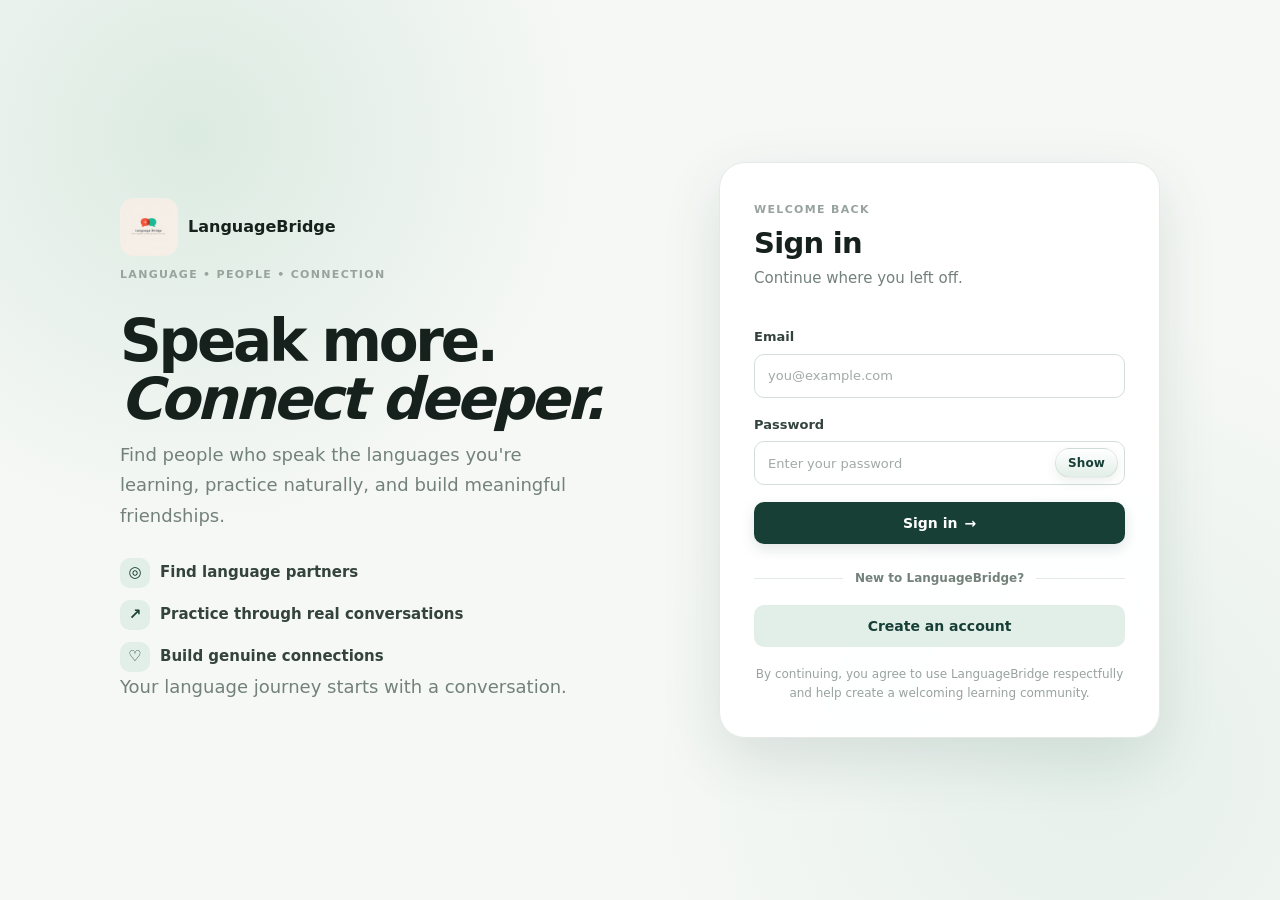
<file: index.html>
<!doctype html>
<html lang="en">
<head>
  <meta charset="UTF-8">
  <meta name="viewport" content="width=device-width, initial-scale=1.0">
  <meta name="theme-color" content="#173f35">
  <meta name="description" content="LanguageBridge — meet people, practice languages, and build real connections.">
  <title>LanguageBridge</title>
  <link rel="preconnect" href="https://language-bridge.onrender.com">
  <link rel="stylesheet" href="css/main.css">
  <link rel="icon" type="image/png" href="assets/logo.png">
</head>

<body>
  <div id="app">
    <div class="initial-loader">
      <img class="loader-logo" src="assets/logo.png" alt="LanguageBridge logo">
      <div>
        <strong>LanguageBridge</strong>
        <span>Loading your community...</span>
      </div>
    </div>
  </div>

  <script src="js/api.js" defer></script>
  <script src="js/common.js" defer></script>
  <script src="js/app.js" defer></script>
</body>
</html>
</file>
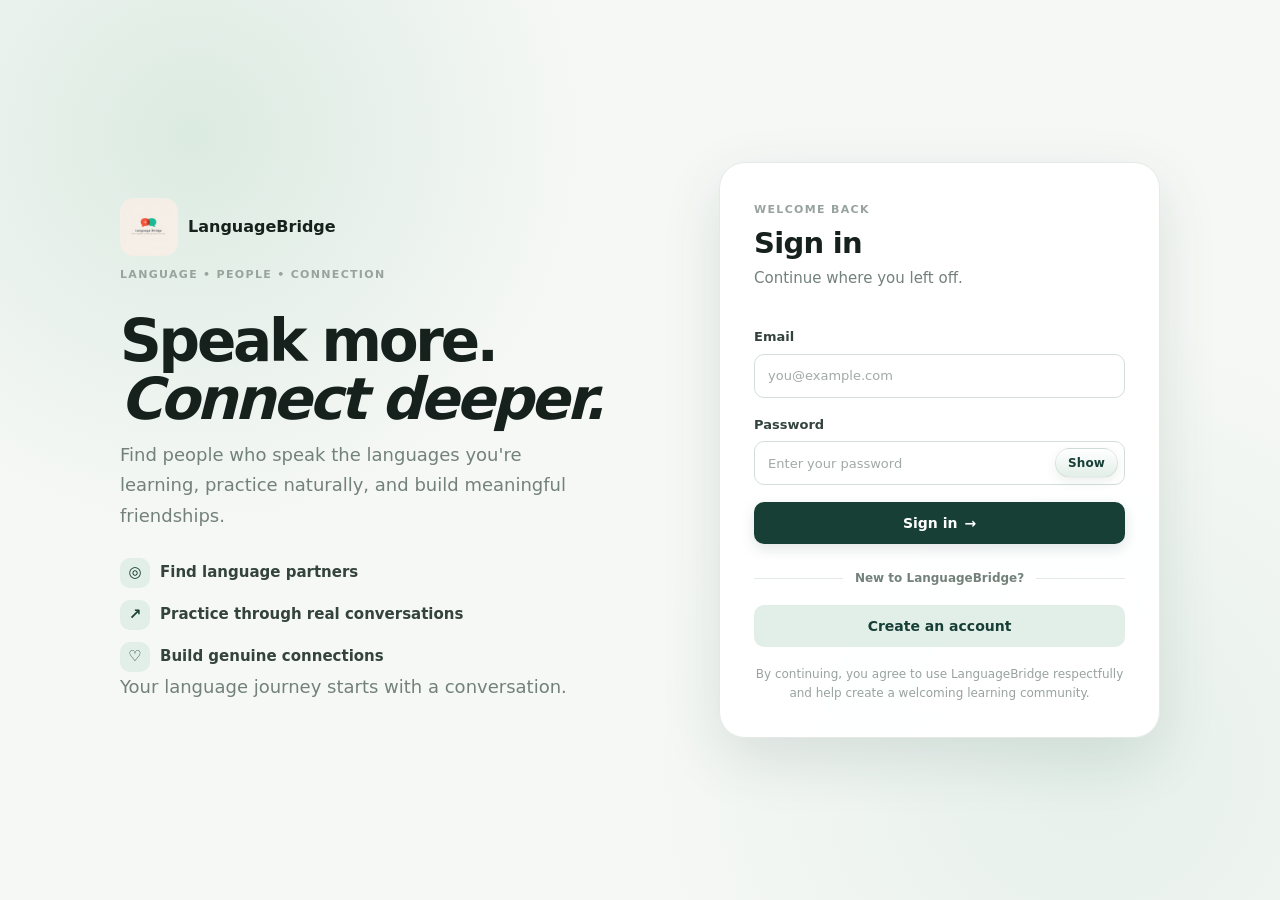
<file: chat.html>
<!doctype html>
<html lang="en">

<head>
  <meta charset="UTF-8">
  <meta name="viewport" content="width=device-width, initial-scale=1.0">
  <meta name="theme-color" content="#173f35">
  <title>Messages · LanguageBridge</title>

  <link rel="stylesheet" href="css/main.css">
  <link rel="icon" type="image/png" href="assets/logo.png">
</head>

<body>

  <div id="app"></div>

  <script src="js/api.js" defer></script>
  <script src="js/common.js" defer></script>

  <!-- Socket.IO client -->
  <script src="https://cdn.socket.io/4.8.3/socket.io.min.js"></script>

  <!-- Your chat code -->
  <script src="js/chat.js" defer></script>

</body>

</html>
</file>
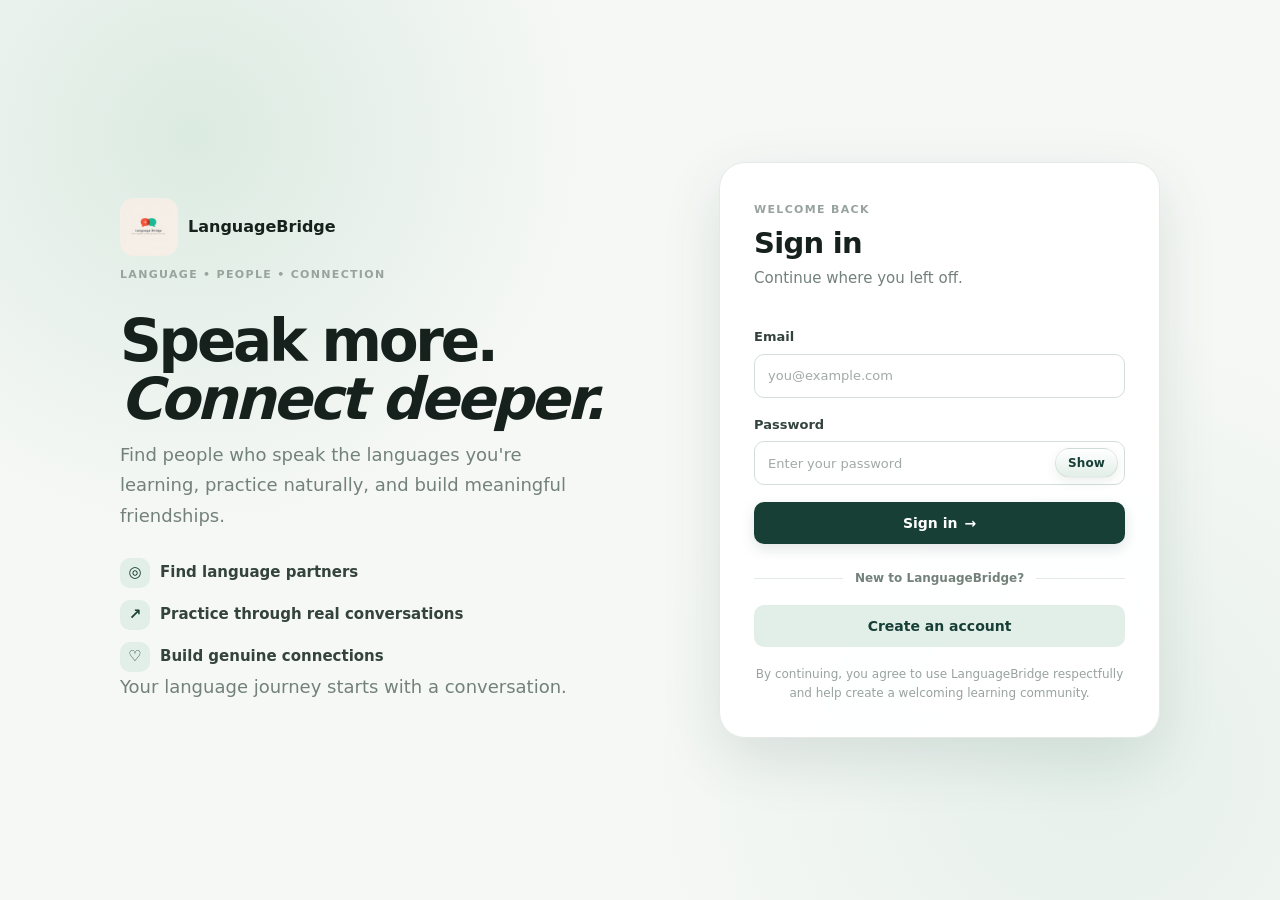
<file: chats.html>
<!doctype html>
<html lang="en">
<head>
  <meta charset="UTF-8">
  <meta name="viewport" content="width=device-width, initial-scale=1.0">
  <meta name="theme-color" content="#173f35">
  <title>Messages · LanguageBridge</title>
  <link rel="stylesheet" href="css/main.css">
  <link rel="icon" type="image/png" href="assets/logo.png">
</head>

<body>
  <div id="app"></div>

  
<script src="js/api.js" defer></script>
<script src="js/common.js" defer></script>
<script src="https://cdn.socket.io/4.8.3/socket.io.min.js"></script>
<script src="js/chat.js" defer></script>
</body>
</html>
</file>
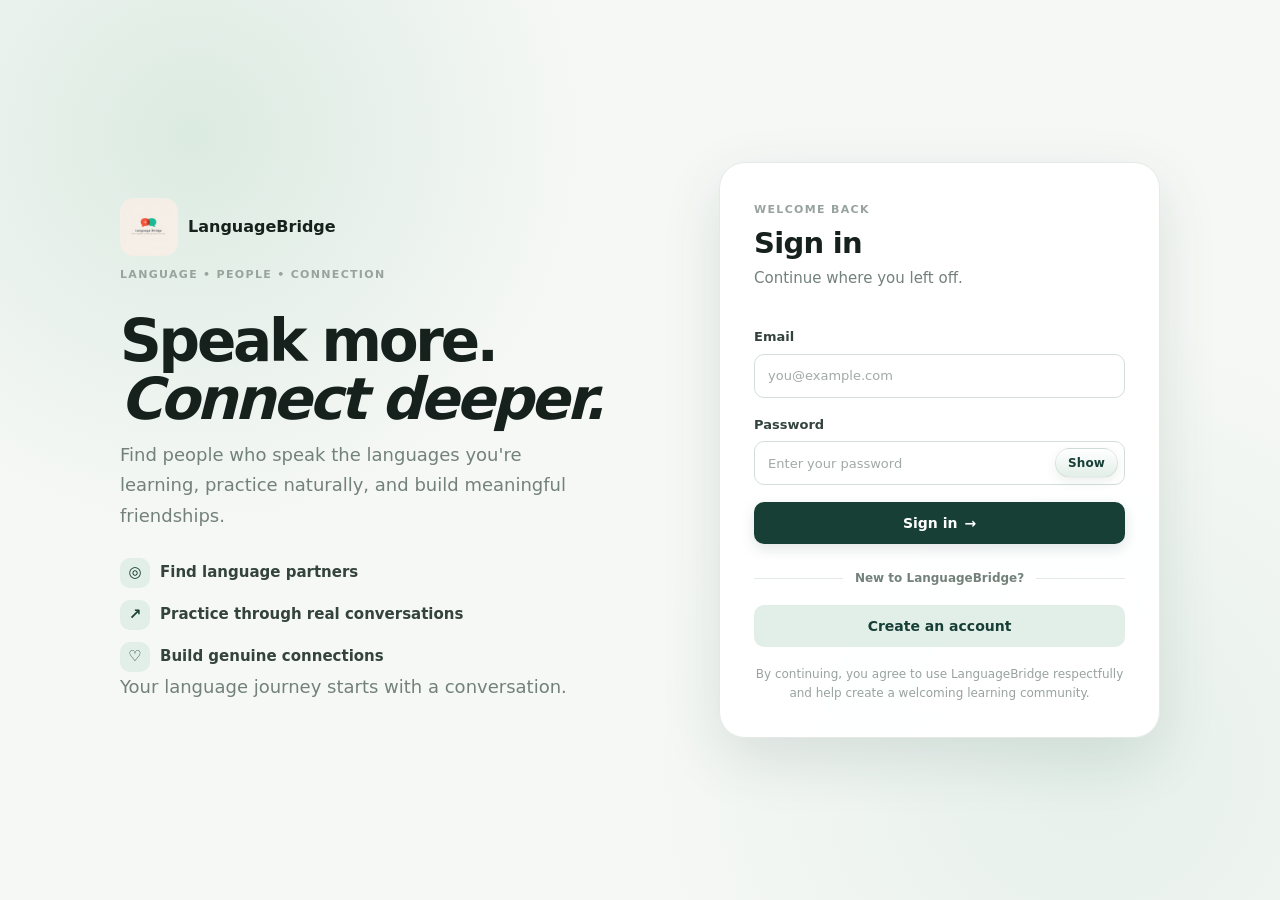
<file: friends.html>
<!doctype html>
<html lang="en">
<head>
  <meta charset="UTF-8">
  <meta name="viewport" content="width=device-width, initial-scale=1.0">
  <meta name="theme-color" content="#173f35">
  <title>Friends · LanguageBridge</title>
  <link rel="stylesheet" href="css/main.css">
  <link rel="icon" type="image/png" href="assets/logo.png">
</head>

<body>
  <div id="app"></div>

  <script src="js/api.js" defer></script>
  <script src="js/common.js" defer></script>
  <script src="js/friends.js" defer></script>
</body>
</html>
</file>
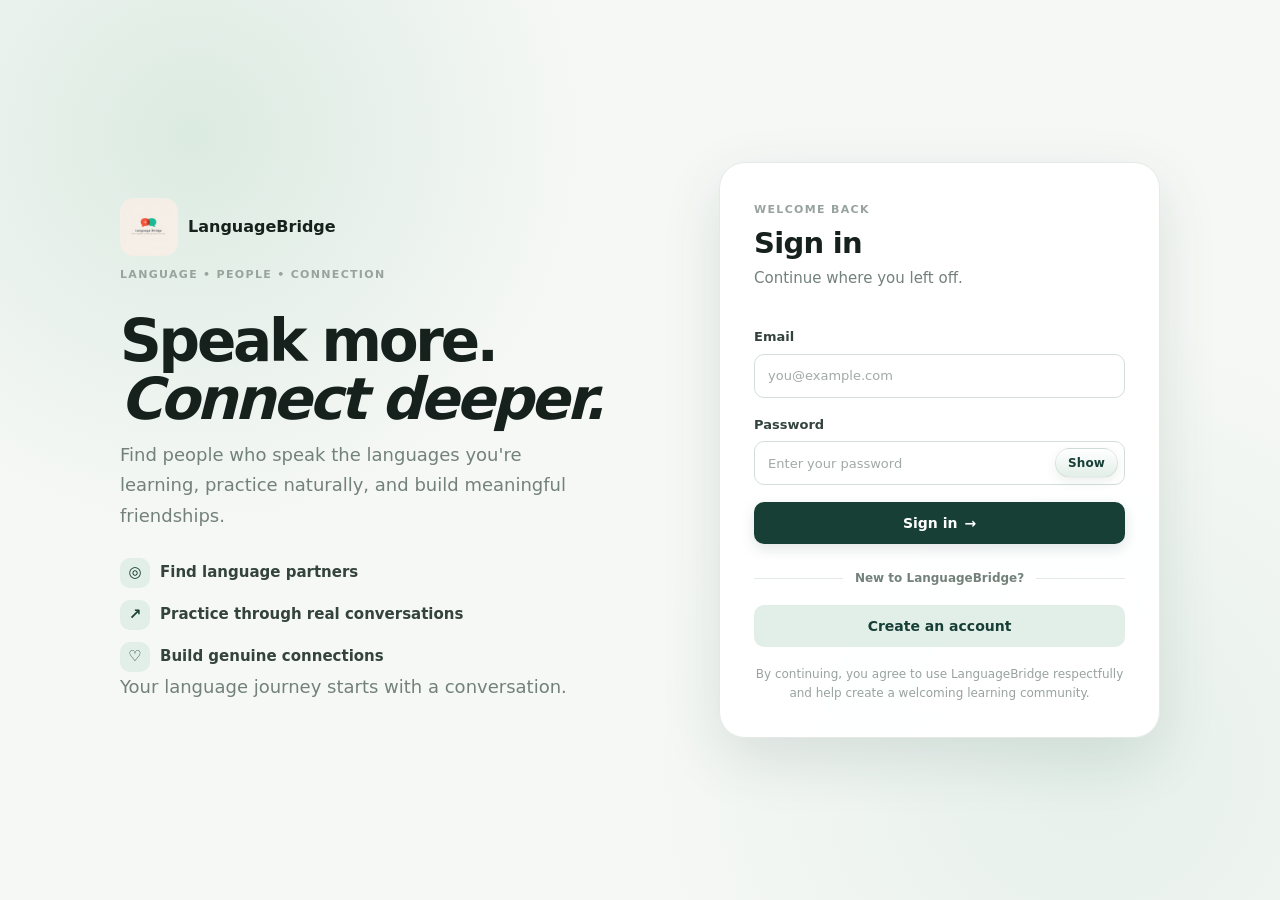
<file: login.html>
<!doctype html>
<html lang="en">
<head>
  <meta charset="UTF-8">
  <meta name="viewport" content="width=device-width, initial-scale=1.0">
  <meta name="theme-color" content="#173f35">
  <title>Sign in · LanguageBridge</title>
  <link rel="stylesheet" href="css/main.css">
  <link rel="icon" type="image/png" href="assets/logo.png">
</head>

<body class="auth-page">
  <main class="auth-shell">

    <section class="auth-brand">
      <a href="login.html" class="brand-lockup">
        <img class="brand-logo" src="assets/logo.png" alt="LanguageBridge logo">
        <span>LanguageBridge</span>
      </a>

      <div class="auth-brand-content">
        <span class="eyebrow">LANGUAGE • PEOPLE • CONNECTION</span>

        <h1>
          Speak more.<br>
          <em>Connect deeper.</em>
        </h1>

        <p>
          Find people who speak the languages you're learning,
          practice naturally, and build meaningful friendships.
        </p>

        <div class="brand-points">
          <div>
            <span class="point-icon">◎</span>
            <span>Find language partners</span>
          </div>

          <div>
            <span class="point-icon">↗</span>
            <span>Practice through real conversations</span>
          </div>

          <div>
            <span class="point-icon">♡</span>
            <span>Build genuine connections</span>
          </div>
        </div>
      </div>

      <p class="auth-footer-note">
        Your language journey starts with a conversation.
      </p>
    </section>

    <section class="auth-card">
      <div class="auth-card-top">
        <img class="mobile-brand-logo" src="assets/logo.png" alt="LanguageBridge logo">

        <div>
          <p class="eyebrow">WELCOME BACK</p>
          <h2>Sign in</h2>
          <p class="muted">Continue where you left off.</p>
        </div>
      </div>

      <form id="loginForm" class="form">

        <label>
          <span>Email</span>
          <input
            name="email"
            type="email"
            placeholder="you@example.com"
            required
            autocomplete="email"
          >
        </label>

        <label>
          <span>Password</span>

          <div class="password-field">
            <input
              id="loginPassword"
              name="password"
              type="password"
              placeholder="Enter your password"
              required
              autocomplete="current-password"
            >

            <button
              type="button"
              class="password-toggle"
              data-target="loginPassword"
              aria-label="Show password"
            >
              Show
            </button>
          </div>
        </label>

        <button class="btn primary full" type="submit">
          <span>Sign in</span>
          <span class="btn-arrow">→</span>
        </button>

        <p id="formError" class="error"></p>
      </form>

      <div class="auth-divider">
        <span>New to LanguageBridge?</span>
      </div>

      <a href="register.html" class="btn secondary full">
        Create an account
      </a>

      <p class="auth-legal">
        By continuing, you agree to use LanguageBridge respectfully
        and help create a welcoming learning community.
      </p>
    </section>

  </main>

  <script src="js/api.js" defer></script>
  <script src="js/common.js" defer></script>
  <script src="js/auth.js" defer></script>
</body>
</html>
</file>
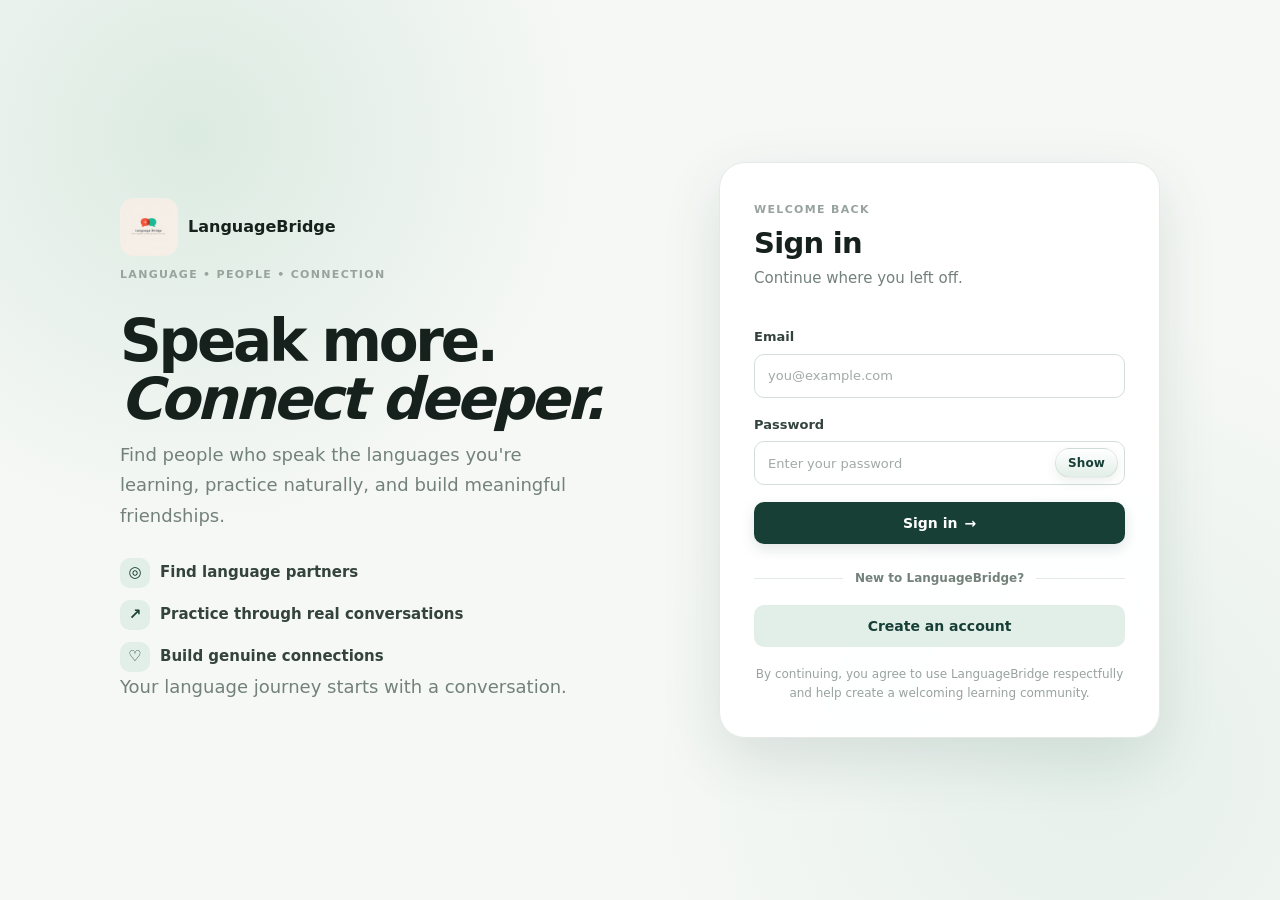
<file: notifications.html>
<!doctype html>
<html lang="en">
<head>
  <meta charset="UTF-8">
  <meta name="viewport" content="width=device-width, initial-scale=1.0">
  <meta name="theme-color" content="#173f35">
  <title>Notifications · LanguageBridge</title>
  <link rel="stylesheet" href="css/main.css">
  <link rel="icon" type="image/png" href="assets/logo.png">
</head>
<body>
  <div id="app"></div>

  <script src="js/api.js" defer></script>
  <script src="js/common.js" defer></script>
  <script src="js/notifications.js" defer></script>
</body>
</html>
</file>
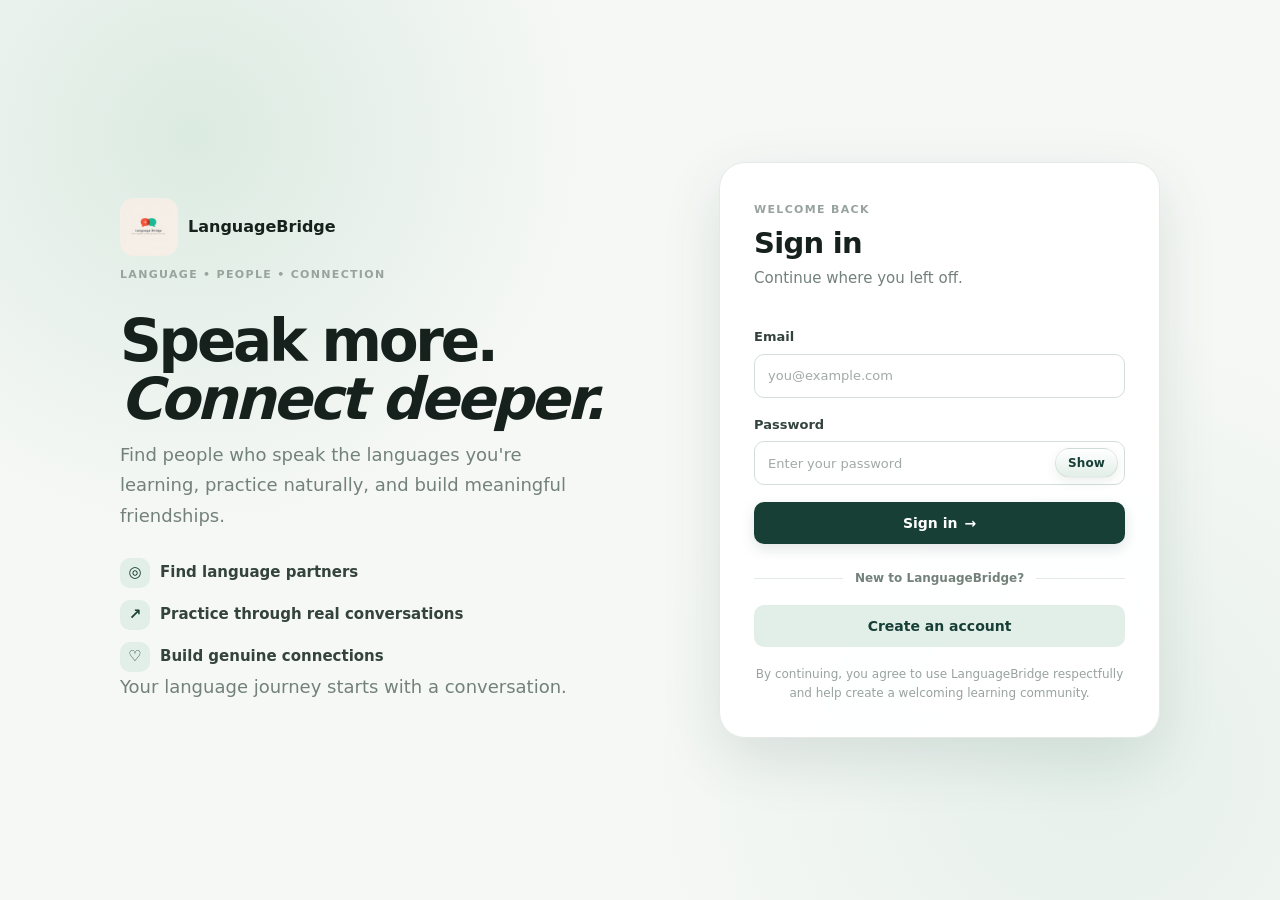
<file: post.html>
<!doctype html>
<html lang="en">
<head>
  <meta charset="UTF-8">
  <meta name="viewport" content="width=device-width, initial-scale=1.0">
  <meta name="theme-color" content="#173f35">
  <title>Post · LanguageBridge</title>
  <link rel="stylesheet" href="css/main.css">
  <link rel="icon" type="image/png" href="assets/logo.png">
</head>
<body>
  <div id="app"></div>

  <script src="js/api.js" defer></script>
  <script src="js/common.js" defer></script>
  <script src="js/post.js" defer></script>
</body>
</html>
</file>
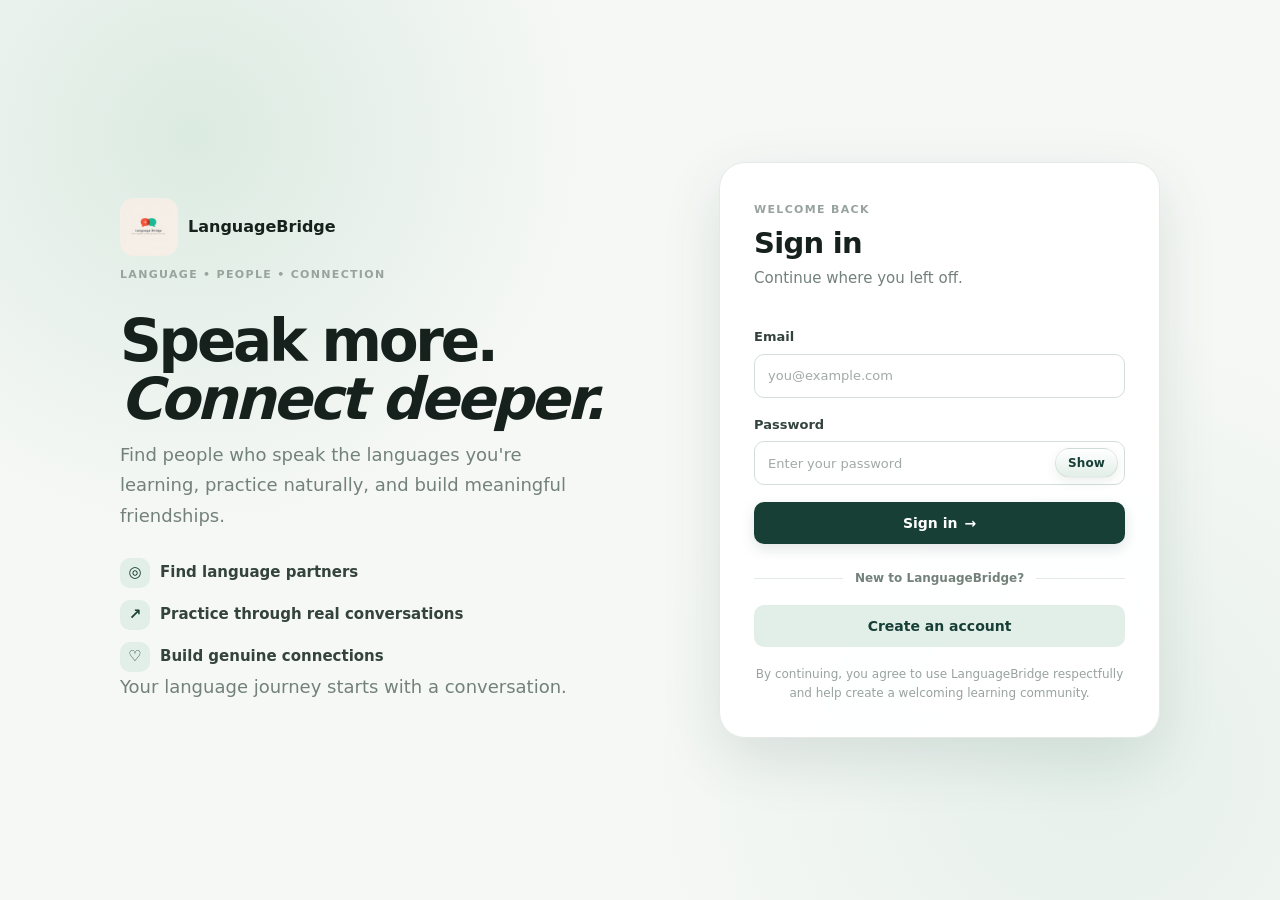
<file: profile-view.html>
<!doctype html>
<html lang="en">
<head>
  <meta charset="UTF-8">
  <meta name="viewport" content="width=device-width, initial-scale=1.0">
  <meta name="theme-color" content="#173f35">
  <title>Profile · LanguageBridge</title>
  <link rel="stylesheet" href="css/main.css">
  <link rel="icon" type="image/png" href="assets/logo.png">
</head>
<body>
  <div id="app"></div>

  <script src="js/api.js" defer></script>
  <script src="js/common.js" defer></script>
  <script src="https://cdn.socket.io/4.8.3/socket.io.min.js"></script>
  <script src="js/profile-view.js" defer></script>
</body>
</html>
</file>
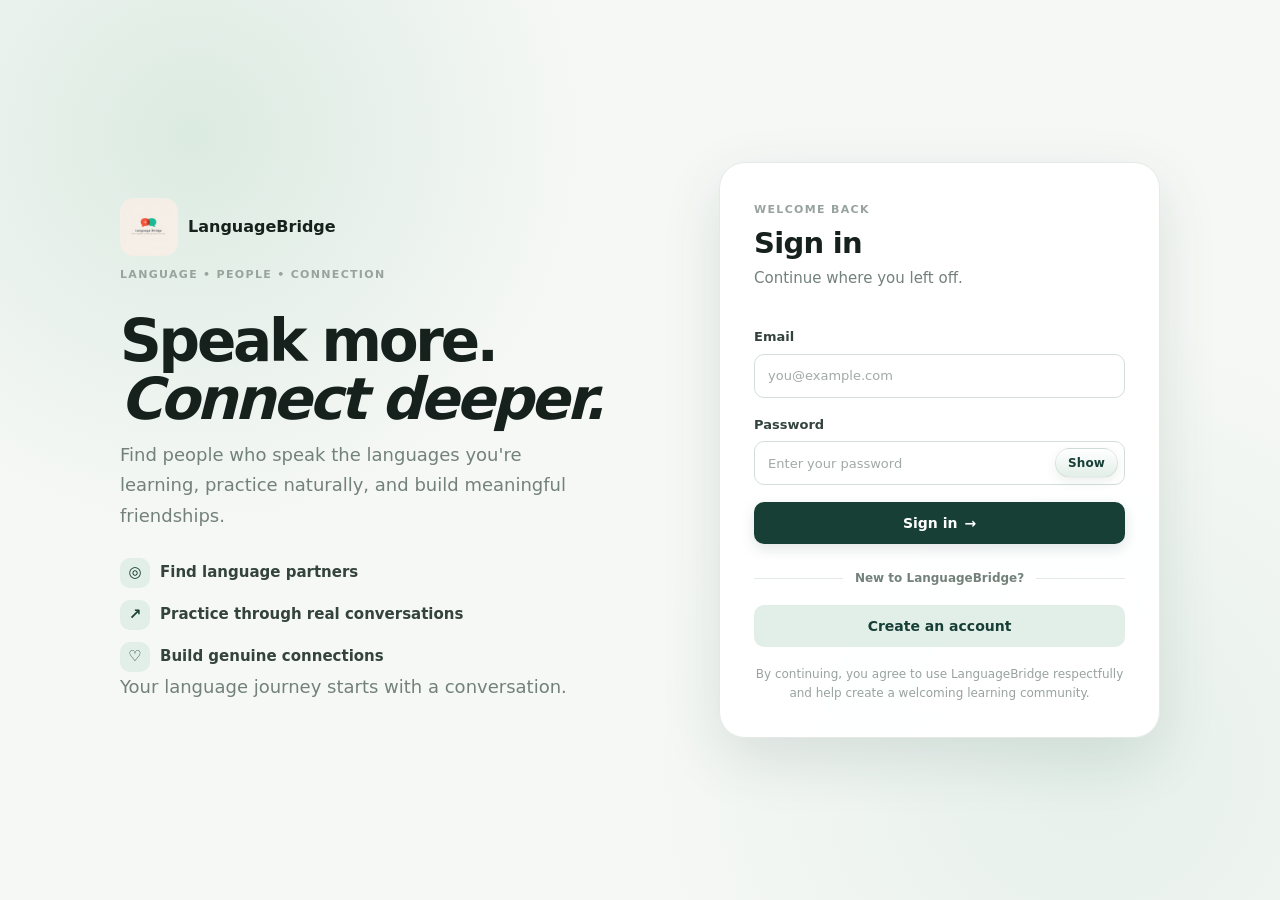
<file: profile.html>
<!doctype html>
<html lang="en">
<head>
  <meta charset="UTF-8">
  <meta name="viewport" content="width=device-width, initial-scale=1.0">
  <meta name="theme-color" content="#173f35">
  <title>Profile · LanguageBridge</title>
  <link rel="stylesheet" href="css/main.css">
  <link rel="icon" type="image/png" href="assets/logo.png">
</head>

<body>
  <div id="app"></div>

  <script src="js/api.js" defer></script>
  <script src="js/common.js" defer></script>
  <script src="js/profile.js" defer></script>
</body>
</html>
</file>
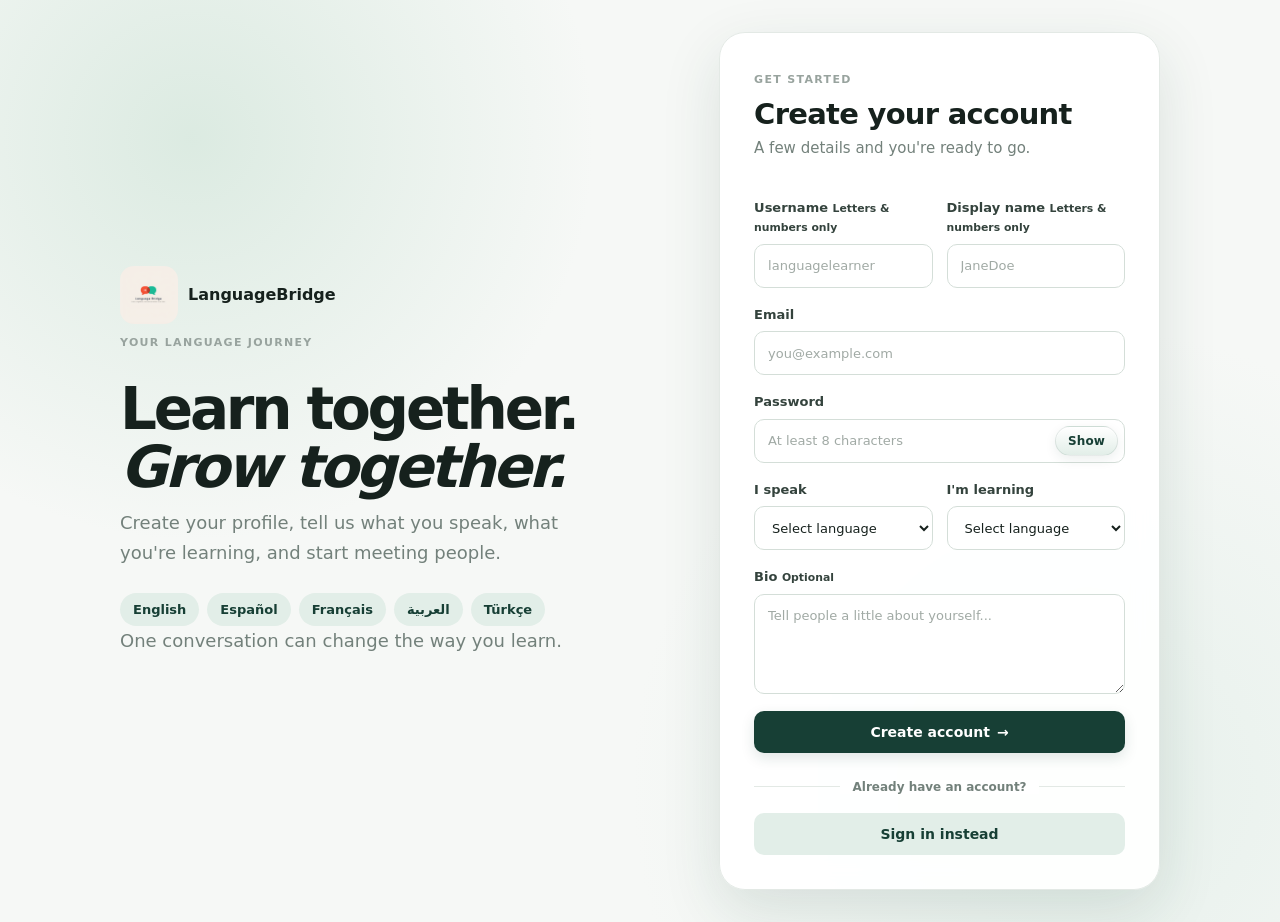
<file: register.html>
<!doctype html>
<html lang="en">
<head>
  <meta charset="UTF-8">
  <meta name="viewport" content="width=device-width, initial-scale=1.0">
  <meta name="theme-color" content="#173f35">
  <title>Create account · LanguageBridge</title>
  <link rel="stylesheet" href="css/main.css">
  <link rel="icon" type="image/png" href="assets/logo.png">
</head>

<body class="auth-page">
  <main class="auth-shell">

    <section class="auth-brand">
      <a href="login.html" class="brand-lockup">
        <img class="brand-logo" src="assets/logo.png" alt="LanguageBridge logo">
        <span>LanguageBridge</span>
      </a>

      <div class="auth-brand-content">
        <span class="eyebrow">YOUR LANGUAGE JOURNEY</span>

        <h1>
          Learn together.<br>
          <em>Grow together.</em>
        </h1>

        <p>
          Create your profile, tell us what you speak,
          what you're learning, and start meeting people.
        </p>

        <div class="language-showcase">
          <span>English</span>
          <span>Español</span>
          <span>Français</span>
          <span>العربية</span>
          <span>Türkçe</span>
        </div>
      </div>

      <p class="auth-footer-note">
        One conversation can change the way you learn.
      </p>
    </section>

    <section class="auth-card register-card">

      <div class="auth-card-top">
        <img class="mobile-brand-logo" src="assets/logo.png" alt="LanguageBridge logo">

        <div>
          <p class="eyebrow">GET STARTED</p>
          <h2>Create your account</h2>
          <p class="muted">A few details and you're ready to go.</p>
        </div>
      </div>

      <form id="registerForm" class="form">

        <div class="form-grid">
          <label>
            <span>Username <small>Letters &amp; numbers only</small></span>
            <input
              name="username"
              placeholder="languagelearner"
              required
              autocomplete="username"
            >
          </label>

          <label>
            <span>Display name <small>Letters &amp; numbers only</small></span>
            <input
              name="displayName"
              placeholder="JaneDoe"
              required
              autocomplete="name"
            >
          </label>
        </div>

        <label>
          <span>Email</span>
          <input
            name="email"
            type="email"
            placeholder="you@example.com"
            required
            autocomplete="email"
          >
        </label>

        <label>
          <span>Password</span>

          <div class="password-field">
            <input
              id="registerPassword"
              name="password"
              type="password"
              minlength="8"
              placeholder="At least 8 characters"
              required
              autocomplete="new-password"
            >

            <button
              type="button"
              class="password-toggle"
              data-target="registerPassword"
            >
              Show
            </button>
          </div>
        </label>

        <!--
          NOTE: The "Account type" selector that shipped here previously let
          any visitor register themselves as an ADMIN. Account roles must
          never be a client-supplied field on a public sign-up form — every
          new registration is a regular USER. Admin accounts should only be
          promoted server-side by an existing administrator.
        -->

        <div class="form-grid">

          <label>
            <span>I speak</span>

            <select name="nativeLanguage" required>
              <option value="">Select language</option>
              <option value="ENGLISH">English</option>
              <option value="SPANISH">Spanish</option>
              <option value="FRENCH">French</option>
              <option value="ARABIC">Arabic</option>
              <option value="TURKISH">Turkish</option>
            </select>
          </label>

          <label>
            <span>I'm learning</span>

            <select name="learningLanguage" required>
              <option value="">Select language</option>
              <option value="ENGLISH">English</option>
              <option value="SPANISH">Spanish</option>
              <option value="FRENCH">French</option>
              <option value="ARABIC">Arabic</option>
              <option value="TURKISH">Turkish</option>
            </select>
          </label>

        </div>

        <label>
          <span>Bio <small>Optional</small></span>

          <textarea
            name="bio"
            rows="3"
            placeholder="Tell people a little about yourself..."
          ></textarea>
        </label>

        <button class="btn primary full" type="submit">
          <span>Create account</span>
          <span class="btn-arrow">→</span>
        </button>

        <p id="formError" class="error"></p>

      </form>

      <div class="auth-divider">
        <span>Already have an account?</span>
      </div>

      <a href="login.html" class="btn secondary full">
        Sign in instead
      </a>

    </section>

  </main>

  <script src="js/api.js" defer></script>
  <script src="js/common.js" defer></script>
  <script src="js/auth.js" defer></script>
</body>
</html>
</file>
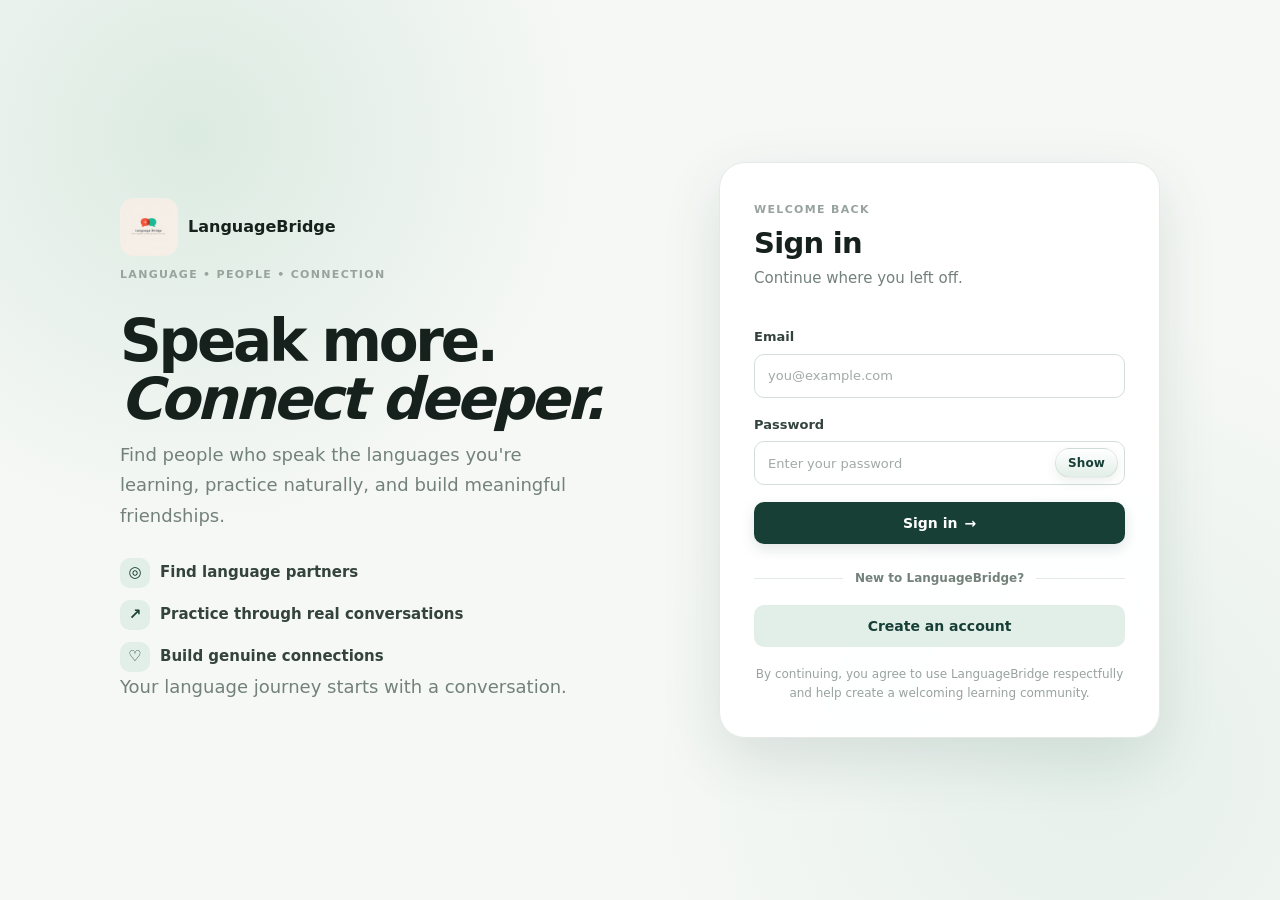
<file: requests.html>
<!doctype html>
<html lang="en">
<head>
  <meta charset="UTF-8">
  <meta name="viewport" content="width=device-width, initial-scale=1.0">
  <meta name="theme-color" content="#173f35">
  <meta name="description" content="Manage your LanguageBridge friend requests.">
  <title>Requests · LanguageBridge</title>
  <link rel="stylesheet" href="css/main.css">
  <link rel="icon" type="image/png" href="assets/logo.png">
</head>

<body>
  <div id="app"></div>

  <script src="js/api.js" defer></script>
  <script src="js/common.js" defer></script>
  <script src="js/requests.js" defer></script>
</body>
</html>
</file>
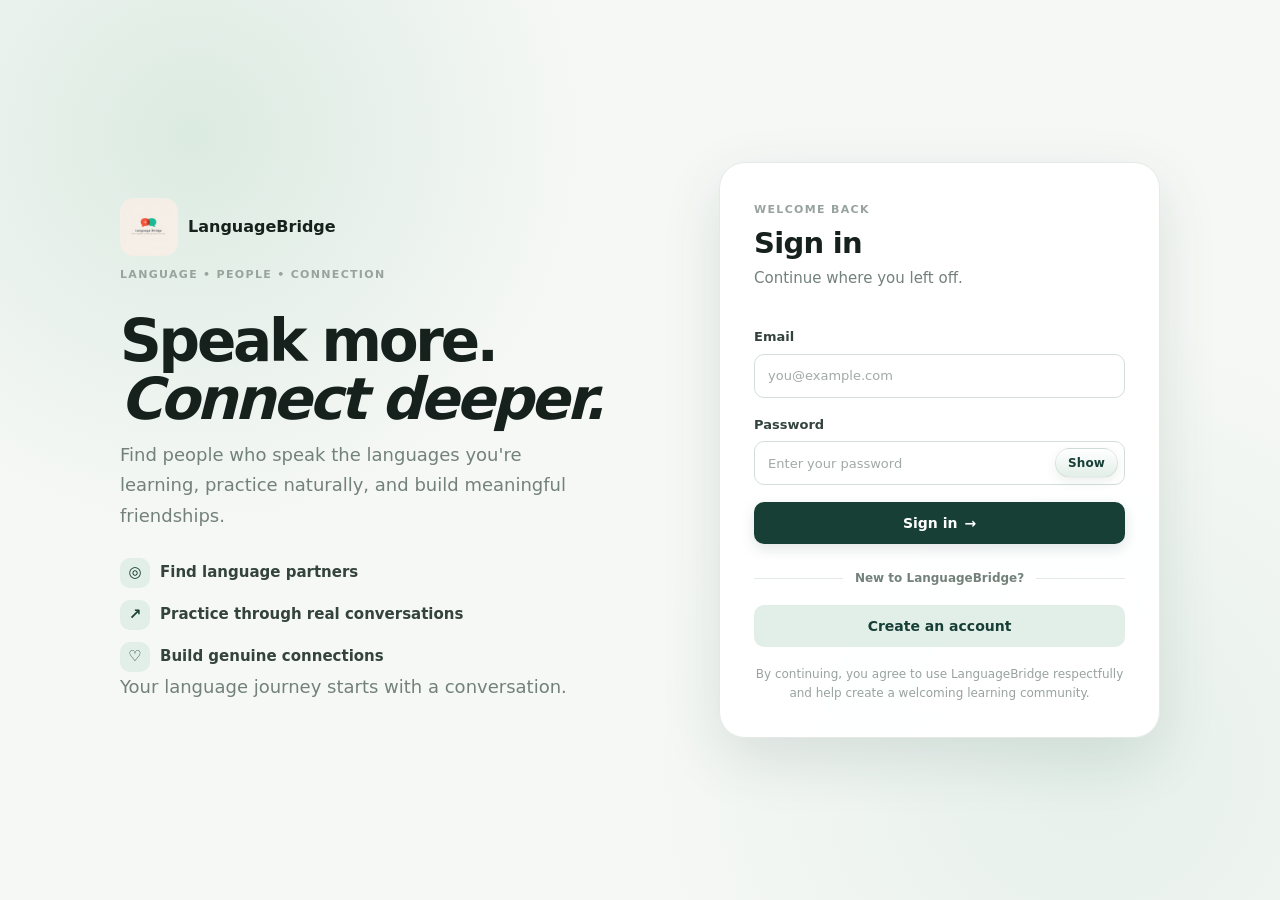
<file: settings.html>
<!doctype html>
<html lang="en">
<head>
  <meta charset="UTF-8">
  <meta name="viewport" content="width=device-width, initial-scale=1.0">
  <meta name="theme-color" content="#173f35">
  <title>Settings · LanguageBridge</title>
  <link rel="stylesheet" href="css/main.css">
  <link rel="icon" type="image/png" href="assets/logo.png">
</head>
<body>
  <div id="app"></div>

  <script src="js/api.js" defer></script>
  <script src="js/common.js" defer></script>
  <script src="js/settings.js" defer></script>
</body>
</html>
</file>
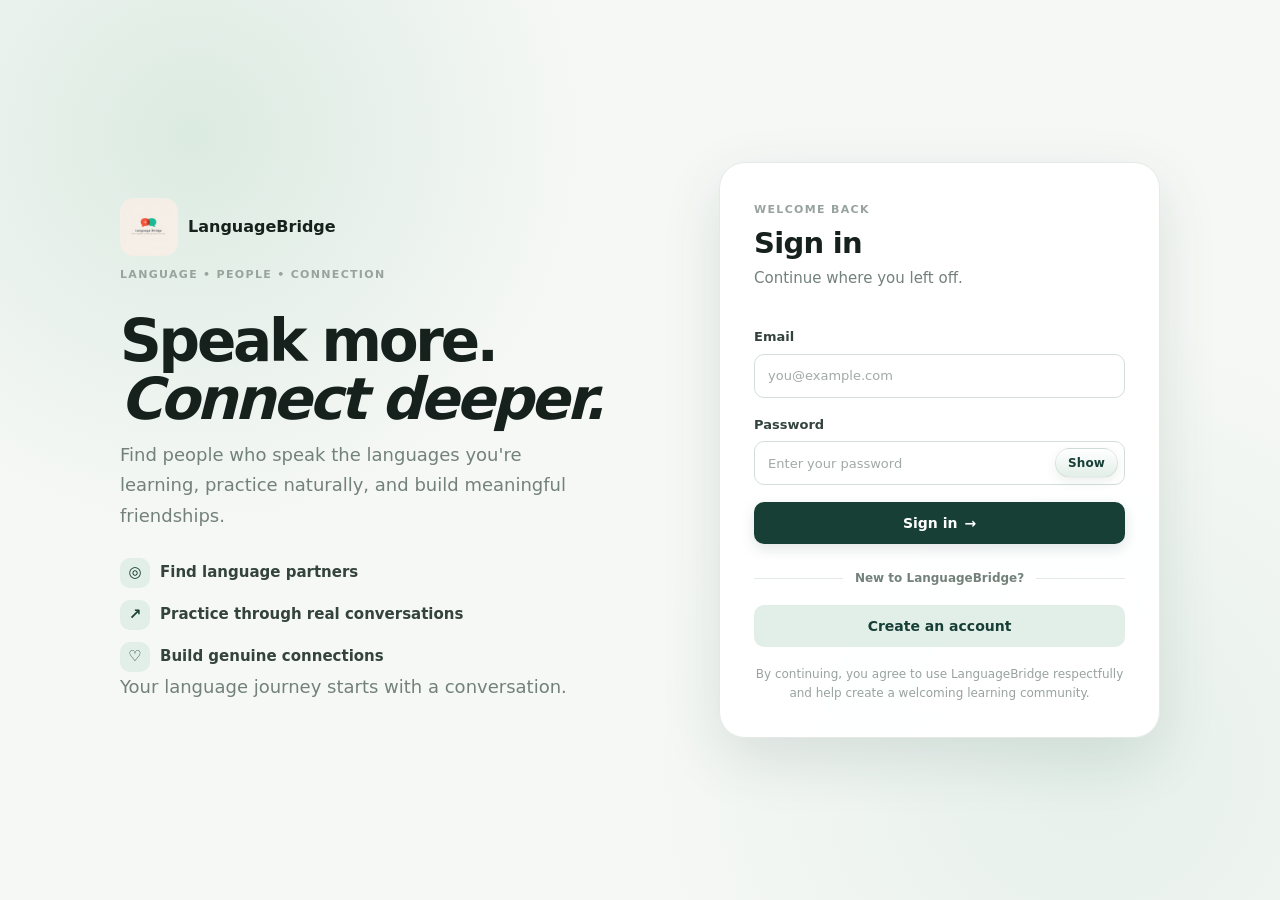
<file: users.html>
<!doctype html>
<html lang="en">
<head>
  <meta charset="UTF-8">
  <meta name="viewport" content="width=device-width, initial-scale=1.0">
  <meta name="theme-color" content="#173f35">
  <meta name="description" content="Discover language partners on LanguageBridge.">
  <title>Discover · LanguageBridge</title>
  <link rel="stylesheet" href="css/main.css">
  <link rel="icon" type="image/png" href="assets/logo.png">
</head>

<body>
  <div id="app"></div>

  <script src="js/api.js" defer></script>
  <script src="js/common.js" defer></script>
  <script src="js/users.js" defer></script>
</body>
</html>
</file>
<file: css/main.css>
:root {
  --bg: #f6f8f6;
  --surface: #ffffff;
  --surface-soft: #f1f5f2;
  --surface-green: #eaf2ed;

  --primary: #173f35;
  --primary-hover: #0f332b;
  --primary-soft: #e2eee8;

  --accent: #b7d8c5;
  --accent-strong: #8fbea4;

  --text: #16211d;
  --text-soft: #34433d;
  --muted: #73817b;
  --muted-light: #98a39e;

  --border: #e3e9e5;
  --border-strong: #d4ded8;

  --success: #237a4b;
  --success-soft: #e6f4eb;

  --danger: #b93838;
  --danger-soft: #fbeaea;

  --warning: #9a6b20;
  --warning-soft: #faf1df;

  --shadow-xs: 0 1px 2px rgba(23, 63, 53, 0.04);
  --shadow-sm: 0 4px 14px rgba(23, 63, 53, 0.06);
  --shadow-md: 0 12px 35px rgba(23, 63, 53, 0.08);
  --shadow-lg: 0 20px 60px rgba(23, 63, 53, 0.12);

  --radius-sm: 10px;
  --radius-md: 14px;
  --radius-lg: 20px;
  --radius-xl: 26px;

  --sidebar-width: 230px;
  --rightbar-width: 270px;
  --content-max: 1320px;

  font-family:
    Inter,
    ui-sans-serif,
    system-ui,
    -apple-system,
    BlinkMacSystemFont,
    "Segoe UI",
    sans-serif;

  color-scheme: light;
}


/* =========================================================
   RESET
   ========================================================= */

*,
*::before,
*::after {
  box-sizing: border-box;
}

html {
  min-height: 100%;
  scroll-behavior: smooth;
}

body {
  min-height: 100vh;
  margin: 0;
  background: var(--bg);
  color: var(--text);
  font-size: 15px;
  line-height: 1.5;
  -webkit-font-smoothing: antialiased;
  text-rendering: optimizeLegibility;
}

body,
button,
input,
textarea,
select {
  font-family: inherit;
}

button,
input,
textarea,
select {
  font-size: inherit;
}

button {
  cursor: pointer;
}

button:disabled {
  cursor: not-allowed;
  opacity: 0.55;
}

a {
  color: inherit;
  text-decoration: none;
}

img {
  display: block;
  max-width: 100%;
}

::selection {
  background: var(--accent);
  color: var(--primary);
}


/* =========================================================
   SCROLLBAR
   ========================================================= */

* {
  scrollbar-width: thin;
  scrollbar-color: #cbd7d0 transparent;
}

*::-webkit-scrollbar {
  width: 7px;
  height: 7px;
}

*::-webkit-scrollbar-track {
  background: transparent;
}

*::-webkit-scrollbar-thumb {
  background: #cbd7d0;
  border-radius: 999px;
}

*::-webkit-scrollbar-thumb:hover {
  background: #aebeb5;
}


/* =========================================================
   ICONS (SVG)
   -----------------------------------------------------------
   BUGFIX: none of the inline <svg> icons used throughout the
   app (nav, settings gear, logout, search, message bubbles...)
   had any sizing or fill/stroke rules. Without CSS, a browser
   renders an unsized <svg> at its default replaced-element
   size (roughly 300x150px) and fills path shapes solid black,
   which is why icons like the profile "settings" gear were
   showing up as a huge black blob covering the account card.
   ========================================================= */

svg {
  display: block;
  flex-shrink: 0;
}

.nav-icon svg,
.account-settings-link svg,
.logout-btn svg,
.btn-icon-svg svg,
.chat-header-info svg,
.top-brand svg {
  width: 18px;
  height: 18px;
  fill: none;
  stroke: currentColor;
  stroke-width: 1.8;
  stroke-linecap: round;
  stroke-linejoin: round;
}

.account-settings-link svg {
  width: 17px;
  height: 17px;
  color: var(--muted);
}

.account-settings-link:hover svg {
  color: var(--primary);
}

.search-icon svg {
  width: 16px;
  height: 16px;
  fill: none;
  stroke: var(--muted);
  stroke-width: 1.8;
  stroke-linecap: round;
  stroke-linejoin: round;
}


/* =========================================================
   TYPOGRAPHY
   ========================================================= */

h1,
h2,
h3,
h4,
p {
  margin-top: 0;
}

h1,
h2,
h3,
h4 {
  color: var(--text);
  letter-spacing: -0.025em;
}

h1 {
  font-size: 30px;
  line-height: 1.15;
  font-weight: 750;
}

h2 {
  font-size: 24px;
  line-height: 1.2;
  font-weight: 750;
}

h3 {
  font-size: 18px;
  line-height: 1.3;
  font-weight: 700;
}

.muted {
  color: var(--muted);
}

.small {
  font-size: 13px;
}

.eyebrow {
  display: inline-block;
  margin: 0 0 8px;
  color: var(--muted-light);
  font-size: 11px;
  font-weight: 750;
  letter-spacing: 0.12em;
  text-transform: uppercase;
}

.section-title {
  margin: 0 0 10px;
  color: var(--muted-light);
  font-size: 11px;
  font-weight: 750;
  letter-spacing: 0.12em;
  text-transform: uppercase;
}


/* =========================================================
   AUTHENTICATION
   ========================================================= */

.auth-page {
  min-height: 100vh;
  display: grid;
  place-items: center;
  padding: 32px 20px;
  background:
    radial-gradient(
      circle at 15% 15%,
      rgba(183, 216, 197, 0.42),
      transparent 30%
    ),
    radial-gradient(
      circle at 85% 85%,
      rgba(226, 238, 232, 0.8),
      transparent 34%
    ),
    var(--bg);
}

.auth-shell {
  width: min(1040px, 100%);
  display: grid;
  grid-template-columns: minmax(0, 0.9fr) minmax(380px, 0.75fr);
  gap: 70px;
  align-items: center;
}

.auth-brand {
  padding: 25px 0;
}

.brand-lockup {
  display: inline-flex;
  align-items: center;
  gap: 10px;
  font-weight: 800;
  font-size: 16px;
}

.auth-brand h1 {
  margin: 20px 0 12px;
  font-size: clamp(40px, 5vw, 58px);
  line-height: 1;
  letter-spacing: -0.055em;
}

.auth-brand p {
  max-width: 460px;
  margin: 0;
  color: var(--muted);
  font-size: 18px;
  line-height: 1.7;
}

.brand-points {
  display: grid;
  gap: 12px;
  margin-top: 26px;
}

.brand-points > div {
  display: flex;
  align-items: center;
  gap: 10px;
  color: var(--text-soft);
  font-size: 15px;
  font-weight: 600;
}

.point-icon {
  display: inline-grid;
  place-items: center;
  width: 30px;
  height: 30px;
  flex-shrink: 0;
  border-radius: 10px;
  background: var(--primary-soft);
  color: var(--primary);
  font-size: 15px;
}

.language-showcase {
  display: flex;
  flex-wrap: wrap;
  gap: 8px;
  margin-top: 24px;
}

.language-showcase span {
  padding: 7px 13px;
  border-radius: 999px;
  background: var(--primary-soft);
  color: var(--primary);
  font-size: 13px;
  font-weight: 700;
}

.brand-mark,
.brand-logo {
  width: 58px;
  height: 58px;
  display: grid;
  place-items: center;

  border-radius: 18px;

  background: var(--primary);
  color: #fff;

  font-size: 25px;
  font-weight: 800;

  box-shadow:
    0 12px 28px rgba(23, 63, 53, 0.18),
    inset 0 1px 0 rgba(255, 255, 255, 0.12);
}

.brand-logo {
  border-radius: 14px;
  background: transparent;
  box-shadow: none;
  object-fit: contain;
}

.mobile-brand-mark,
.mobile-brand-logo {
  display: none;
  width: 42px;
  height: 42px;
  align-items: center;
  justify-content: center;
  border-radius: 13px;
  background: var(--primary);
  color: #fff;
  font-size: 19px;
  font-weight: 800;
  flex-shrink: 0;
}

.mobile-brand-logo {
  background: transparent;
  object-fit: contain;
}

.auth-card {
  padding: 34px;
  background: rgba(255, 255, 255, 0.94);
  border: 1px solid var(--border);
  border-radius: var(--radius-xl);
  box-shadow: var(--shadow-lg);
  backdrop-filter: blur(12px);
}

.auth-card-top {
  display: flex;
  align-items: flex-start;
  gap: 14px;
}

.auth-card h2 {
  margin: 0 0 6px;
  font-size: 29px;
}

.auth-card > .muted {
  margin-bottom: 0;
}

.auth-switch {
  margin: 22px 0 0;
  color: var(--muted);
  text-align: center;
  font-size: 14px;
}

.auth-switch a {
  color: var(--primary);
  font-weight: 700;
}

.auth-switch a:hover {
  text-decoration: underline;
}

.auth-divider {
  position: relative;
  margin: 22px 0 16px;
  text-align: center;
}

.auth-divider::before {
  content: "";
  position: absolute;
  left: 0;
  right: 0;
  top: 50%;
  height: 1px;
  background: var(--border);
}

.auth-divider span {
  position: relative;
  padding: 0 12px;
  background: #fff;
  color: var(--muted);
  font-size: 12px;
  font-weight: 650;
}

.auth-legal {
  margin: 18px 0 0;
  color: var(--muted-light);
  font-size: 12px;
  line-height: 1.6;
  text-align: center;
}


/* =========================================================
   FORMS
   ========================================================= */

.form {
  display: grid;
  gap: 17px;
  margin-top: 23px;
}

.form label {
  display: grid;
  gap: 7px;
  color: var(--text-soft);
  font-size: 13px;
  font-weight: 700;
}

.form input,
.form textarea,
.form select {
  width: 100%;
  min-height: 44px;

  padding: 11px 13px;

  border: 1px solid var(--border-strong);
  border-radius: var(--radius-sm);

  outline: none;
  background: #fff;
  color: var(--text);

  transition:
    border-color 160ms ease,
    box-shadow 160ms ease,
    background 160ms ease;
}

.form textarea {
  min-height: 100px;
  resize: vertical;
  line-height: 1.55;
}

.form input::placeholder,
.form textarea::placeholder {
  color: #a1aaa5;
}

.form input:hover,
.form textarea:hover,
.form select:hover {
  border-color: #c4d0c9;
}

.form input:focus,
.form textarea:focus,
.form select:focus {
  border-color: var(--primary);
  background: #fff;

  box-shadow:
    0 0 0 3px rgba(23, 63, 53, 0.08),
    0 2px 8px rgba(23, 63, 53, 0.04);
}

.form-grid {
  display: grid;
  grid-template-columns: repeat(2, minmax(0, 1fr));
  gap: 14px;
}

.password-field {
  position: relative;
  display: flex;
  align-items: center;
}

.password-field input {
  padding-right: 82px;
}

.password-toggle {
  position: absolute;
  right: 7px;
  top: 50%;
  transform: translateY(-50%);

  min-height: 30px;
  padding: 7px 12px;
  border: 1px solid rgba(23, 63, 53, 0.1);
  border-radius: 999px;
  background:
    linear-gradient(180deg, #ffffff, var(--primary-soft));
  color: var(--primary);
  font-size: 12px;
  font-weight: 800;
  letter-spacing: 0.01em;
  box-shadow:
    0 4px 12px rgba(23, 63, 53, 0.08),
    inset 0 1px 0 rgba(255, 255, 255, 0.85);
}

.password-toggle:hover {
  border-color: rgba(23, 63, 53, 0.18);
  background:
    linear-gradient(180deg, #ffffff, #d8e9e0);
  box-shadow:
    0 6px 16px rgba(23, 63, 53, 0.12),
    inset 0 1px 0 rgba(255, 255, 255, 0.9);
}

.password-toggle:focus-visible {
  outline: none;
  box-shadow:
    0 0 0 3px rgba(23, 63, 53, 0.12),
    0 4px 12px rgba(23, 63, 53, 0.08);
}

.field-hint {
  color: var(--muted-light);
  font-size: 11px;
  font-weight: 600;
  text-align: right;
}

.file-field input[type="file"] {
  min-height: auto;
  padding: 8px;
  border-style: dashed;
}

.file-field small {
  color: var(--muted-light);
  font-weight: 500;
}

.file-button {
  display: inline-flex;
  margin-top: 10px;
  cursor: pointer;
}

.error {
  min-height: 18px;
  margin: 0;
  color: var(--danger);
  font-size: 13px;
  font-weight: 600;
}

.error:empty {
  display: none;
}

.error.visible {
  display: block;
}

.success {
  color: var(--success);
}


/* =========================================================
   BUTTONS
   ========================================================= */

.btn {
  min-height: 42px;

  display: inline-flex;
  align-items: center;
  justify-content: center;
  gap: 7px;

  padding: 10px 16px;

  border: 1px solid transparent;
  border-radius: var(--radius-sm);

  font-size: 14px;
  font-weight: 750;
  line-height: 1;

  transition:
    transform 150ms ease,
    background 150ms ease,
    border-color 150ms ease,
    box-shadow 150ms ease,
    color 150ms ease;
}

.btn:hover {
  transform: translateY(-1px);
}

.btn:active {
  transform: translateY(0);
}

.btn.primary {
  background: var(--primary);
  color: #fff;
  box-shadow: 0 5px 14px rgba(23, 63, 53, 0.13);
}

.btn.primary:hover {
  background: var(--primary-hover);
  box-shadow: 0 7px 18px rgba(23, 63, 53, 0.18);
}

.btn.secondary {
  background: var(--primary-soft);
  color: var(--primary);
}

.btn.secondary:hover {
  background: #d8e9e0;
}

.btn.ghost {
  border-color: var(--border);
  background: #fff;
  color: var(--text-soft);
}

.btn.ghost:hover {
  border-color: var(--border-strong);
  background: var(--surface-soft);
}

.btn.danger {
  background: var(--danger-soft);
  color: var(--danger);
}

.btn.danger:hover {
  background: #f7dddd;
}

.btn.full {
  width: 100%;
}

.btn-arrow {
  transition: transform 150ms ease;
}

.btn:hover .btn-arrow {
  transform: translateX(2px);
}

.btn-icon {
  font-size: 16px;
  line-height: 1;
}

.btn.is-loading {
  position: relative;
}

.icon-btn {
  min-height: 36px;

  display: inline-flex;
  align-items: center;
  gap: 6px;

  padding: 7px 10px;

  border: 0;
  border-radius: 9px;

  background: transparent;
  color: var(--muted);

  font-size: 13px;
  font-weight: 650;

  transition:
    background 150ms ease,
    color 150ms ease;
}

.icon-btn:hover {
  background: var(--surface-soft);
  color: var(--text);
}

.icon-btn.liked {
  color: var(--danger);
}

.icon-btn.danger-icon {
  color: var(--danger);
  font-size: 18px;
  line-height: 1;
  padding: 7px 11px;
}

.icon-btn.danger-icon:hover {
  background: var(--danger-soft);
}

.icon-btn.modal-close {
  font-size: 20px;
  padding: 4px 9px;
}


/* =========================================================
   SPINNERS / LOADERS
   ========================================================= */

@keyframes spin {
  to {
    transform: rotate(360deg);
  }
}

.spinner,
.loader-spinner,
.button-spinner {
  display: inline-block;
  width: 18px;
  height: 18px;
  border: 2.5px solid var(--border-strong);
  border-top-color: var(--primary);
  border-radius: 50%;
  animation: spin 700ms linear infinite;
}

.spinner.small {
  width: 14px;
  height: 14px;
  border-width: 2px;
}

.spinner.tiny,
.button-spinner {
  width: 13px;
  height: 13px;
  border-width: 2px;
  border-top-color: currentColor;
  border-color: rgba(255, 255, 255, 0.35);
  border-top-color: #fff;
}

.btn.primary .spinner.tiny,
.btn.primary .button-spinner {
  border-color: rgba(255, 255, 255, 0.35);
  border-top-color: #fff;
}

.loading-card,
.loading-state {
  display: flex;
  flex-direction: column;
  align-items: center;
  justify-content: center;
  gap: 10px;
  padding: 40px 20px;
  color: var(--muted);
  font-size: 14px;
  font-weight: 600;
}


/* =========================================================
   CARDS
   ========================================================= */

.card {
  background: var(--surface);
  border: 1px solid var(--border);
  border-radius: var(--radius-lg);
  box-shadow: var(--shadow-sm);
  animation: cardIn 220ms ease both;
}

.card {
  padding: 19px;
}

@keyframes cardIn {
  from {
    opacity: 0;
    transform: translateY(6px);
  }

  to {
    opacity: 1;
    transform: translateY(0);
  }
}

.clickable-card {
  cursor: pointer;
}

.clickable-card:hover,
.user-card:hover,
.settings-card:hover {
  border-color: var(--border-strong);
  box-shadow: var(--shadow-md);
  transform: translateY(-2px);
}

.clickable-card,
.user-card,
.settings-card {
  transition:
    transform 160ms ease,
    border-color 160ms ease,
    box-shadow 160ms ease;
}


/* =========================================================
   EMPTY / ERROR STATES
   ========================================================= */

.empty-state,
.error-state {
  display: flex;
  flex-direction: column;
  align-items: center;
  gap: 8px;
  padding: 44px 24px;
  text-align: center;
  color: var(--muted);
}

.empty-state h3,
.error-state strong {
  color: var(--text);
}

.empty-state p,
.error-state p {
  max-width: 360px;
  margin: 0;
  color: var(--muted);
  font-size: 14px;
}

.empty-icon,
.error-state-icon {
  display: grid;
  place-items: center;
  width: 46px;
  height: 46px;
  margin-bottom: 4px;
  border-radius: 50%;
  background: var(--surface-soft);
  color: var(--primary);
  font-size: 20px;
}

.error-state-icon {
  background: var(--danger-soft);
  color: var(--danger);
}

.empty-state .btn,
.error-state .btn {
  margin-top: 6px;
}


/* =========================================================
   APP SHELL
   ========================================================= */

.app-shell {
  min-height: 100vh;
}

.initial-loader {
  min-height: 100vh;
  display: flex;
  flex-direction: column;
  align-items: center;
  justify-content: center;
  gap: 14px;
  text-align: center;
  color: var(--muted);
}

.initial-loader .loader-logo {
  width: 54px;
  height: 54px;
  display: grid;
  place-items: center;
  border-radius: 16px;
  background: var(--primary);
  color: #fff;
  font-size: 23px;
  font-weight: 800;
}

.initial-loader .loader-logo {
  background: transparent;
  object-fit: contain;
}

.initial-loader strong {
  display: block;
  color: var(--text);
  font-size: 16px;
}

.page-leaving {
  animation: pageFadeOut 120ms ease forwards;
}

@keyframes pageFadeOut {
  to {
    opacity: 0.6;
  }
}

.topbar {
  position: sticky;
  top: 0;
  z-index: 30;

  height: 70px;

  display: flex;
  align-items: center;
  justify-content: space-between;

  padding: 0 28px;

  background: rgba(255, 255, 255, 0.92);
  border-bottom: 1px solid var(--border);

  backdrop-filter: blur(16px);
}

.topbar-left {
  display: flex;
  align-items: center;
  gap: 14px;
}

.top-brand {
  display: inline-flex;
  align-items: center;
  gap: 10px;

  color: var(--text);
  font-size: 16px;
  font-weight: 800;
  letter-spacing: -0.02em;
}

.top-brand:hover {
  color: var(--primary);
}

.top-brand-text span {
  color: var(--muted);
  font-weight: 700;
}

.top-mark {
  width: 35px;
  height: 35px;

  display: grid;
  place-items: center;

  border-radius: 11px;

  background: var(--primary);
  color: #fff;

  font-size: 15px;
  font-weight: 800;

  box-shadow: 0 5px 12px rgba(23, 63, 53, 0.15);
}

.top-mark {
  background: transparent;
  box-shadow: none;
  object-fit: contain;
}

.top-actions {
  display: flex;
  align-items: center;
  gap: 9px;
}

.top-welcome {
  display: flex;
  flex-direction: column;
  align-items: flex-end;
  margin-right: 4px;
  line-height: 1.25;
}

.top-welcome-label {
  color: var(--muted-light);
  font-size: 11px;
  font-weight: 650;
  text-transform: uppercase;
  letter-spacing: 0.06em;
}

.top-welcome strong {
  font-size: 13px;
}

.logout-btn {
  gap: 8px;
}

.mobile-menu-btn {
  display: none;
  flex-direction: column;
  justify-content: center;
  gap: 4px;
  width: 34px;
  height: 34px;
  border: 0;
  border-radius: 9px;
  background: transparent;
}

.mobile-menu-btn span {
  display: block;
  height: 2px;
  border-radius: 999px;
  background: var(--text);
}

.sidebar-overlay {
  display: none;
  position: fixed;
  inset: 0;
  z-index: 40;
  background: rgba(12, 31, 26, 0.4);
  backdrop-filter: blur(2px);
}

.sidebar-overlay.visible {
  display: block;
}

.layout {
  width: min(var(--content-max), 100%);
  min-height: calc(100vh - 70px);

  margin: 0 auto;

  display: grid;
  grid-template-columns:
    var(--sidebar-width)
    minmax(0, 1fr)
    var(--rightbar-width);

  gap: 25px;

  padding: 26px 25px 50px;
}

.sidebar,
.rightbar {
  position: sticky;
  top: 94px;
  height: max-content;
}

.sidebar {
  padding-top: 4px;
}

.sidebar-inner {
  display: flex;
  flex-direction: column;
  gap: 4px;
}

.sidebar-heading {
  padding: 0 13px;
  margin-bottom: 6px;
  color: var(--muted-light);
  font-size: 11px;
  font-weight: 750;
  letter-spacing: 0.1em;
  text-transform: uppercase;
}

.sidebar-divider {
  height: 1px;
  margin: 16px 4px;
  background: var(--border);
}

.sidebar-tip {
  position: relative;
  padding: 16px 15px;
  border-radius: var(--radius-md);
  background: var(--surface-green);
}

.sidebar-tip-icon {
  display: inline-grid;
  place-items: center;
  width: 26px;
  height: 26px;
  margin-bottom: 8px;
  border-radius: 8px;
  background: #fff;
  color: var(--primary);
  font-size: 13px;
}

.sidebar-tip strong {
  display: block;
  margin-bottom: 4px;
  font-size: 13px;
}

.sidebar-tip p {
  margin: 0;
  color: var(--muted);
  font-size: 12px;
  line-height: 1.55;
}

.rightbar {
  padding-top: 2px;
  display: flex;
  flex-direction: column;
  gap: 14px;
}

.rightbar-note {
  display: flex;
  align-items: center;
  gap: 8px;
  padding: 4px 6px;
  color: var(--muted);
  font-size: 12.5px;
  line-height: 1.5;
}

.rightbar-note-dot {
  width: 6px;
  height: 6px;
  flex-shrink: 0;
  border-radius: 50%;
  background: var(--accent-strong);
}

.content {
  min-width: 0;
}


/* =========================================================
   NAVIGATION
   ========================================================= */

.nav {
  display: grid;
  gap: 5px;
}

.nav a,
.nav-link {
  position: relative;

  display: flex;
  align-items: center;
  gap: 10px;

  min-height: 43px;
  padding: 10px 13px;

  border-radius: 12px;

  color: var(--muted);
  font-size: 14px;
  font-weight: 650;

  transition:
    background 150ms ease,
    color 150ms ease,
    transform 150ms ease;
}

.nav a:hover,
.nav-link:hover {
  background: var(--surface-green);
  color: var(--primary);
  transform: translateX(2px);
}

.nav a.active,
.nav-link.active {
  background: var(--primary-soft);
  color: var(--primary);
  font-weight: 750;
}

.nav a.active::before,
.nav-link.active::before {
  content: "";

  position: absolute;
  left: 0;
  top: 9px;
  bottom: 9px;

  width: 3px;

  border-radius: 999px;

  background: var(--primary);
}

.nav-badge {
  margin-left: auto;
  min-width: 18px;
  height: 18px;
  padding: 0 5px;
  display: inline-grid;
  place-items: center;
  border-radius: 999px;
  background: var(--danger);
  color: #fff;
  font-size: 10.5px;
  font-weight: 800;
}


/* =========================================================
   PAGE HEADER
   ========================================================= */

.page-head {
  display: flex;
  align-items: center;
  justify-content: space-between;
  gap: 14px;

  margin-bottom: 20px;
}

.page-head h1 {
  margin: 0;
  font-size: 29px;
}

.page-head h2 {
  margin: 0;
}

.page-head-actions {
  display: flex;
  align-items: center;
  gap: 10px;
}

.count-pill {
  padding: 6px 12px;
  border-radius: 999px;
  background: var(--surface-soft);
  color: var(--text-soft);
  font-size: 12.5px;
  font-weight: 700;
  white-space: nowrap;
}

.section-header {
  display: flex;
  align-items: center;
  justify-content: space-between;
  gap: 14px;
  margin-bottom: 16px;
}


/* =========================================================
   FEEDS / STACKS
   ========================================================= */

.stack {
  display: grid;
  gap: 16px;
}


/* =========================================================
   POSTS
   ========================================================= */

.post {
  overflow: hidden;
  transition:
    border-color 160ms ease,
    box-shadow 160ms ease,
    transform 160ms ease;
}

.post:hover {
  border-color: #d8e2dc;
  box-shadow: var(--shadow-md);
}

.post-head {
  display: flex;
  align-items: center;
  gap: 11px;
}

.post-meta {
  min-width: 0;
  flex: 1;
}

.post-meta strong {
  display: block;

  overflow: hidden;
  text-overflow: ellipsis;
  white-space: nowrap;

  color: var(--text);
  font-size: 14px;
}

.post-meta span {
  display: block;
  margin-top: 1px;

  color: var(--muted);
  font-size: 12px;
}

.post h3 {
  margin: 17px 0 7px;
  font-size: 19px;
}

.post p {
  margin-bottom: 0;
  color: var(--text-soft);
  line-height: 1.7;
  white-space: pre-wrap;
}

.post-media {
  margin-top: 13px;
  border-radius: 15px;
  overflow: hidden;
  background: var(--surface-soft);
}

.post-image {
  width: 100%;
  max-height: 500px;

  border-radius: 15px;

  object-fit: cover;
}

.post-media .post-image {
  border-radius: 0;
}

.post-actions {
  display: flex;
  gap: 7px;

  margin-top: 15px;
  padding-top: 13px;

  border-top: 1px solid var(--border);
}

.action-icon {
  font-size: 15px;
  line-height: 1;
}


/* =========================================================
   COMMENTS
   ========================================================= */

.comments-container:empty {
  display: none;
}

.comments-panel {
  margin-top: 12px;
  padding-top: 14px;
  border-top: 1px solid var(--border);
}

.comments-list {
  display: grid;
  gap: 12px;
  margin-bottom: 12px;
}

.comment-item {
  display: flex;
  gap: 10px;
}

.comment-body {
  flex: 1;
  min-width: 0;
  padding: 9px 12px;
  border-radius: 12px;
  background: var(--surface-soft);
}

.comment-body strong {
  display: block;
  font-size: 12.5px;
}

.comment-body p {
  margin: 2px 0 0;
  color: var(--text-soft);
  font-size: 13.5px;
  line-height: 1.5;
}

.comment-body small {
  display: block;
  margin-top: 4px;
  color: var(--muted-light);
  font-size: 11px;
}

.comments-empty,
.comments-error,
.comments-loading {
  padding: 10px 2px;
  color: var(--muted);
  font-size: 13px;
}

.comments-error {
  color: var(--danger);
}

.comments-loading {
  display: flex;
  align-items: center;
  gap: 8px;
}


/* =========================================================
   AVATARS
   ========================================================= */

.avatar {
  width: 42px;
  height: 42px;

  flex: 0 0 auto;

  display: grid;
  place-items: center;

  overflow: hidden;

  border-radius: 50%;

  background:
    linear-gradient(
      135deg,
      var(--primary-soft),
      #d6e5dc
    );

  color: var(--primary);

  font-size: 14px;
  font-weight: 800;

  object-fit: cover;
}

.avatar.sm {
  width: 34px;
  height: 34px;

  font-size: 12px;
}

.avatar.lg {
  width: 78px;
  height: 78px;

  font-size: 23px;
}

.avatar-fallback {
  user-select: none;
}


/* =========================================================
   LISTS
   ========================================================= */

.list {
  display: grid;
  gap: 9px;
}

.list-item {
  display: flex;
  align-items: center;
  gap: 11px;

  padding: 12px;

  border: 1px solid var(--border);
  border-radius: var(--radius-md);

  background: var(--surface);

  transition:
    border-color 150ms ease,
    background 150ms ease,
    box-shadow 150ms ease;
}

.list-item:hover {
  border-color: var(--border-strong);
  background: #fcfdfc;
  box-shadow: var(--shadow-xs);
}

.list-item .grow {
  min-width: 0;
  flex: 1;
}

.list-item strong {
  display: block;

  overflow: hidden;
  text-overflow: ellipsis;
  white-space: nowrap;
}

.list-item small {
  display: block;
  margin-top: 2px;

  color: var(--muted);
  font-size: 12px;
}

.actions {
  display: flex;
  align-items: center;
  justify-content: flex-end;
  gap: 7px;
  flex-wrap: wrap;
}


/* =========================================================
   FRIENDS
   ========================================================= */

.friends-list {
  display: grid;
  gap: 10px;
}

.friend-row {
  display: flex;
  align-items: center;
  justify-content: space-between;
  gap: 14px;
  padding: 13px;
  border: 1px solid var(--border);
  border-radius: var(--radius-md);
  background: var(--surface);
  transition:
    opacity 180ms ease,
    transform 180ms ease,
    border-color 150ms ease;
}

.friend-row:hover {
  border-color: var(--border-strong);
}

.friend-row.is-removing {
  opacity: 0;
  transform: scale(0.97);
}

.friend-identity {
  display: flex;
  align-items: center;
  gap: 12px;
  min-width: 0;
}

.friend-details {
  min-width: 0;
}

.friend-details strong {
  display: block;
  overflow: hidden;
  text-overflow: ellipsis;
  white-space: nowrap;
}

.friend-details span {
  display: block;
  color: var(--muted);
  font-size: 12.5px;
}

.friend-details small {
  display: block;
  margin-top: 2px;
  color: var(--muted-light);
  font-size: 12px;
}

.friend-actions {
  display: flex;
  align-items: center;
  gap: 6px;
  flex-shrink: 0;
}


/* =========================================================
   DISCOVER / USERS
   ========================================================= */

.search-card {
  margin-bottom: 18px;
}

.discover-filters {
  display: grid;
  grid-template-columns: minmax(0, 1fr) minmax(140px, auto) minmax(140px, auto);
  gap: 10px;
  align-items: center;
}

.discover-filters select {
  min-height: 42px;
  padding: 9px 12px;
  border: 1px solid var(--border-strong);
  border-radius: var(--radius-sm);
  background: #fff;
  color: var(--text-soft);
  font-weight: 650;
}

.search-field {
  display: flex;
  align-items: center;
  gap: 10px;
  padding: 4px 6px;
}

.search-field input {
  border: 0;
  min-height: 34px;
  padding: 4px 2px;
}

.search-field input:focus {
  box-shadow: none;
}

.users-grid {
  display: grid;
  grid-template-columns: repeat(auto-fill, minmax(240px, 1fr));
  gap: 16px;
}

.users-grid .loading-card,
.users-grid .empty-state {
  grid-column: 1 / -1;
}

.user-card {
  display: flex;
  flex-direction: column;
  align-items: center;
  gap: 10px;
  text-align: center;
  padding: 22px 18px;
}

.user-card-body {
  display: flex;
  flex-direction: column;
  align-items: center;
  gap: 3px;
  width: 100%;
}

.user-card-body > span.muted {
  font-size: 12.5px;
}

.user-card-languages {
  margin-top: 6px;
  width: 100%;
}

.user-card-bio {
  margin: 6px 0 0;
  color: var(--muted);
  font-size: 12.5px;
  line-height: 1.5;
}

.user-card-actions {
  margin-top: 4px;
  width: 100%;
  display: flex;
  justify-content: center;
  gap: 8px;
  flex-wrap: wrap;
}

.user-card-actions .btn {
  flex: 1;
  min-width: 112px;
}

.profile-card-link,
.post-title-link {
  color: inherit;
}

.profile-card-link:hover,
.post-title-link:hover {
  color: var(--primary);
  text-decoration: underline;
}


/* =========================================================
   EMPTY / LOADING
   ========================================================= */

.empty {
  padding: 44px 20px;

  color: var(--muted);

  text-align: center;
}

.loader {
  padding: 34px 20px;

  display: flex;
  align-items: center;
  justify-content: center;
  gap: 9px;

  color: var(--muted);
  font-size: 13.5px;
  font-weight: 600;

  text-align: center;
}


/* =========================================================
   PROFILE
   ========================================================= */

.profile-card {
  padding: 0;
  overflow: hidden;
}

.profile-cover {
  position: relative;
  height: 150px;

  border-radius: var(--radius-lg) var(--radius-lg) 0 0;

  background:
    radial-gradient(
      circle at 85% 15%,
      rgba(255, 255, 255, 0.18),
      transparent 24%
    ),
    radial-gradient(
      circle at 15% 85%,
      rgba(183, 216, 197, 0.24),
      transparent 28%
    ),
    linear-gradient(
      135deg,
      #173f35,
      #2c6655 55%,
      #6d9c85
    );
}

.profile-body {
  padding: 0 24px 24px;
}

.profile-identity {
  display: flex;
  align-items: flex-end;
  gap: 18px;

  margin-top: -52px;
}

.profile-avatar-wrap {
  position: relative;
}

.profile-avatar-wrap .avatar {
  border: 4px solid #fff;
  box-shadow: var(--shadow-sm);
}

.profile-avatar {
  width: 96px;
  height: 96px;
  font-size: 30px;
}

.profile-online-dot {
  position: absolute;
  right: 7px;
  bottom: 7px;
  width: 15px;
  height: 15px;
  border-radius: 50%;
  background: var(--success);
  border: 3px solid #fff;
}

.profile-heading h2 {
  margin: 0 0 4px;
  font-size: 26px;
}

.profile-detail-actions {
  margin-left: auto;
  display: flex;
  align-items: center;
  gap: 8px;
  flex-wrap: wrap;
}

.profile-handle {
  display: flex;
  align-items: center;
  gap: 7px;
  color: var(--muted);
  font-size: 13.5px;
}

.profile-info-grid {
  margin-top: 18px;
  padding-top: 17px;

  border-top: 1px solid var(--border);

  display: grid;
  gap: 18px;

  color: var(--text-soft);
  line-height: 1.75;
}

.profile-label {
  display: block;
  margin-bottom: 5px;
  color: var(--muted-light);
  font-size: 11px;
  font-weight: 750;
  letter-spacing: 0.08em;
  text-transform: uppercase;
}

.profile-bio p {
  margin: 0;
  color: var(--text-soft);
}

.profile-upload {
  display: flex;
  align-items: center;
  gap: 16px;
  margin-bottom: 4px;
}

.profile-upload strong {
  display: block;
  font-size: 13.5px;
}

.profile-upload p {
  margin: 2px 0 0;
  font-size: 12.5px;
}

.profile-posts-section {
  margin-top: 26px;
}

.post-meta-row {
  margin-bottom: 4px;
}

.post-mini-author {
  display: flex;
  align-items: center;
  gap: 10px;
}

.post-mini-author strong {
  display: block;
  font-size: 13.5px;
}

.post-mini-author span {
  display: block;
  color: var(--muted);
  font-size: 11.5px;
}


/* =========================================================
   ACCOUNT MINI (rightbar)
   ========================================================= */

.account-card-heading {
  display: flex;
  align-items: center;
  justify-content: space-between;
  margin-bottom: 12px;
}

.account-settings-link {
  display: inline-flex;
  padding: 4px;
  border-radius: 8px;
}

.account-settings-link:hover {
  background: var(--surface-soft);
}

.account-mini {
  display: flex;
  flex-direction: column;
  gap: 14px;
}

.account-loading {
  display: flex;
  align-items: center;
  justify-content: center;
  padding: 20px 0;
}

.account-profile {
  display: flex;
  align-items: center;
  gap: 11px;
  min-width: 0;
}

.account-avatar {
  width: 44px;
  height: 44px;
}

.account-details {
  min-width: 0;
}

.account-details strong {
  display: block;
  overflow: hidden;
  text-overflow: ellipsis;
  white-space: nowrap;
  font-size: 13.5px;
}

.account-details span {
  display: block;
  margin-top: 1px;
  color: var(--muted);
  font-size: 12px;
}

.account-profile-link {
  display: flex;
  align-items: center;
  justify-content: space-between;
  padding-top: 10px;
  border-top: 1px solid var(--border);
  color: var(--primary);
  font-size: 12.5px;
  font-weight: 750;
}

.language-pair {
  display: grid;
  grid-template-columns: 1fr auto 1fr;
  align-items: center;
  gap: 8px;
  padding: 12px;
  border-radius: 12px;
  background: var(--surface-soft);
}

.language-item {
  min-width: 0;
}

.language-item strong {
  display: block;
  overflow: hidden;
  text-overflow: ellipsis;
  white-space: nowrap;
  font-size: 13px;
}

.language-label {
  display: block;
  margin-bottom: 2px;
  color: var(--muted-light);
  font-size: 10px;
  font-weight: 750;
  letter-spacing: 0.06em;
  text-transform: uppercase;
}

.language-arrow {
  color: var(--muted-light);
  font-size: 13px;
}


/* =========================================================
   CHAT
   ========================================================= */

.chat-layout {
  display: grid;
  grid-template-columns: 290px minmax(0, 1fr);

  height: calc(100vh - 120px);

  gap: 15px;
}

.chat-list-panel {
  display: flex;
  flex-direction: column;
  min-height: 0;
}

.chat-list-header {
  margin-bottom: 12px;
}

.chat-list-header h2 {
  font-size: 17px;
  margin-bottom: 2px;
}

.chat-list {
  min-height: 0;
  overflow-y: auto;
  display: grid;
  gap: 6px;
  flex: 1;
}

.chat-empty {
  display: flex;
  flex-direction: column;
  align-items: center;
  gap: 8px;
}

.chat-item {
  display: flex;
  align-items: center;
  gap: 10px;
  width: 100%;
  padding: 9px;
  border: 0;
  border-radius: 12px;
  background: transparent;
  color: var(--text);
  text-align: left;
  transition: background 150ms ease;
}

.chat-item:hover {
  background: var(--surface-soft);
}

.chat-item.active {
  background: var(--primary-soft);
}

.chat-item-content {
  min-width: 0;
  flex: 1;
}

.chat-item-content strong {
  display: block;
  overflow: hidden;
  text-overflow: ellipsis;
  white-space: nowrap;
  font-size: 13.5px;
}

.chat-item-content small {
  color: var(--muted);
  font-size: 11.5px;
}

.chat-item-arrow {
  color: var(--muted-light);
}

.chat-window {
  min-height: 0;

  display: flex;
  flex-direction: column;

  padding: 0;

  overflow: hidden;
}

.chat-window > #chatHeader {
  flex: 0 0 auto;

  margin: 0;
  padding: 17px 19px;

  border: 0 !important;
  border-bottom: 1px solid var(--border) !important;

  border-radius: 0;

  box-shadow: none !important;
}

.chat-header-loading {
  display: flex;
  align-items: center;
  gap: 9px;
  color: var(--muted);
  font-size: 13.5px;
}

.chat-header-user {
  display: flex;
  align-items: center;
  gap: 11px;
}

.chat-header-info strong {
  display: block;
  font-size: 14.5px;
}

.chat-header-info span {
  display: flex;
  align-items: center;
  gap: 5px;
  color: var(--muted);
  font-size: 12px;
}

.chat-error {
  display: flex;
  flex-direction: column;
  gap: 2px;
  color: var(--danger);
  font-size: 13.5px;
}

.chat-placeholder {
  display: flex;
  align-items: center;
  gap: 12px;
}

.chat-placeholder-icon {
  font-size: 22px;
}

.online-dot {
  width: 7px;
  height: 7px;
  border-radius: 50%;
  background: var(--success);
}

.online-dot.offline {
  background: var(--muted-light);
}

/* Smooth status transition when a user goes online/offline */
.online-dot {
  transition: background 220ms ease, transform 220ms ease;
}

/* Avatar micro-interaction */
.avatar,
.avatar-fallback {
  transition: transform 180ms ease, box-shadow 180ms ease;
}

a:hover > .avatar,
.avatar-with-status:hover .avatar,
.avatar:hover {
  transform: scale(1.06);
  box-shadow: 0 6px 16px rgba(23, 63, 53, 0.18);
}

/* Staggered list entrance for non-stack containers */
.stagger > * {
  animation: staggerIn 320ms ease both;
}

.stagger > *:nth-child(1)  { animation-delay: 0ms; }
.stagger > *:nth-child(2)  { animation-delay: 40ms; }
.stagger > *:nth-child(3)  { animation-delay: 80ms; }
.stagger > *:nth-child(4)  { animation-delay: 120ms; }
.stagger > *:nth-child(5)  { animation-delay: 160ms; }
.stagger > *:nth-child(6)  { animation-delay: 200ms; }
.stagger > *:nth-child(7)  { animation-delay: 240ms; }
.stagger > *:nth-child(8)  { animation-delay: 280ms; }
.stagger > *:nth-child(n+9) { animation-delay: 320ms; }

@keyframes staggerIn {
  from {
    opacity: 0;
    transform: translateY(10px);
  }
  to {
    opacity: 1;
    transform: translateY(0);
  }
}

/* Scroll-to-top floating button */
.scroll-top-btn {
  position: fixed;
  right: 22px;
  bottom: 22px;
  width: 44px;
  height: 44px;
  border: none;
  border-radius: 50%;
  background: var(--primary);
  color: #fff;
  font-size: 20px;
  cursor: pointer;
  box-shadow: var(--shadow-md);
  opacity: 0;
  visibility: hidden;
  transform: translateY(12px);
  transition: opacity 200ms ease, transform 200ms ease, visibility 200ms;
  z-index: 60;
}

.scroll-top-btn.show {
  opacity: 1;
  visibility: visible;
  transform: translateY(0);
}

.scroll-top-btn:hover {
  background: var(--primary-hover);
}

.typing-indicator {
  display: flex;
  align-items: center;
  gap: 8px;
  padding: 4px 20px 2px;
  color: var(--muted);
  font-size: 12.5px;
  font-weight: 600;
}

.typing-dots {
  display: inline-flex;
  align-items: center;
  gap: 3px;
}

.typing-dots span {
  width: 6px;
  height: 6px;
  border-radius: 50%;
  background: var(--muted-light);
  animation: typingBounce 1.2s infinite ease-in-out;
}

.typing-dots span:nth-child(2) {
  animation-delay: 0.2s;
}

.typing-dots span:nth-child(3) {
  animation-delay: 0.4s;
}

@keyframes typingBounce {
  0%,
  60%,
  100% {
    transform: translateY(0);
    opacity: 0.5;
  }

  30% {
    transform: translateY(-4px);
    opacity: 1;
  }
}

.messages {
  flex: 1;

  display: grid;
  align-content: start;
  gap: 9px;

  padding: 20px;

  overflow-y: auto;
}

.message-row {
  display: flex;
}

.message-row.mine {
  justify-content: flex-end;
}

.bubble {
  width: fit-content;
  max-width: min(70%, 520px);

  padding: 10px 13px;

  border-radius: 15px 15px 15px 5px;

  background: var(--surface-soft);
  color: var(--text-soft);

  line-height: 1.45;
  overflow-wrap: anywhere;
}

.bubble.mine {
  margin-left: auto;

  border-radius: 15px 15px 5px 15px;

  background: var(--primary);
  color: #fff;
}

.bubble-content {
  white-space: pre-wrap;
}

.bubble small {
  display: block;

  margin-top: 4px;

  color: inherit;
  font-size: 10px;

  opacity: 0.6;
}

.composer {
  display: flex;
  gap: 8px;

  padding: 12px;

  border-top: 1px solid var(--border);

  background: #fff;
}

.composer input {
  min-width: 0;
  flex: 1;

  min-height: 43px;

  padding: 10px 13px;

  border: 1px solid var(--border-strong);
  border-radius: 11px;

  outline: none;

  background: #fff;
}

.composer input:focus {
  border-color: var(--primary);
  box-shadow: 0 0 0 3px rgba(23, 63, 53, 0.07);
}


/* =========================================================
   MODALS
   ========================================================= */

.modal {
  position: fixed;
  inset: 0;
  z-index: 100;

  display: grid;
  place-items: center;

  padding: 20px;

  background: rgba(12, 31, 26, 0.46);

  backdrop-filter: blur(5px);

  animation: modalFade 150ms ease-out;
}

.modal-card {
  width: min(540px, 100%);
  max-height: calc(100vh - 40px);

  overflow-y: auto;

  padding: 24px;

  border: 1px solid rgba(255, 255, 255, 0.5);
  border-radius: var(--radius-lg);

  background: #fff;

  box-shadow: var(--shadow-lg);

  animation: modalUp 180ms ease-out;
}

.modal-header {
  display: flex;
  align-items: flex-start;
  justify-content: space-between;
  gap: 14px;
  margin-bottom: 6px;
}

.modal-header h2 {
  font-size: 22px;
}

.modal-actions {
  display: flex;
  align-items: center;
  justify-content: flex-end;
  gap: 10px;
  margin-top: 4px;
}

.upload-preview {
  padding: 10px;
  border: 1px dashed var(--border-strong);
  border-radius: var(--radius-md);
  background: var(--surface-soft);
}

.upload-preview.hidden {
  display: none;
}

.preview-label {
  display: flex;
  align-items: center;
  justify-content: space-between;
  gap: 10px;
  margin-bottom: 8px;
  color: var(--muted);
  font-size: 11.5px;
  font-weight: 700;
  text-transform: uppercase;
  letter-spacing: 0.05em;
}

.preview-remove {
  border: 0;
  background: transparent;
  color: var(--danger);
  font-size: 11px;
  font-weight: 800;
}

.settings-grid {
  display: grid;
  gap: 16px;
}

.settings-card h2 {
  margin-bottom: 6px;
}

.danger-zone {
  border-color: #f1d4d4;
}

.notification-item .notification-icon {
  width: 38px;
  height: 38px;
  margin: 0;
  flex-shrink: 0;
}

.upload-preview img {
  width: 100%;
  max-height: 240px;
  border-radius: 10px;
  object-fit: cover;
}

@keyframes modalFade {
  from {
    opacity: 0;
  }

  to {
    opacity: 1;
  }
}

@keyframes modalUp {
  from {
    opacity: 0;
    transform: translateY(8px) scale(0.985);
  }

  to {
    opacity: 1;
    transform: translateY(0) scale(1);
  }
}


/* =========================================================
   ANIMATIONS
   ========================================================= */

@keyframes postRemoving {
  0% {
    opacity: 1;
    transform: translateY(0) scale(1);
    max-height: 600px;
  }

  60% {
    opacity: 0;
    transform: translateY(-6px) scale(0.97);
  }

  100% {
    opacity: 0;
    transform: translateY(-12px) scale(0.94);
    max-height: 0;
  }
}

.post.is-removing {
  overflow: hidden;
  animation: postRemoving 280ms ease forwards;
  pointer-events: none;
}

@keyframes heartPop {
  0% {
    transform: scale(1);
  }

  40% {
    transform: scale(1.45) rotate(-6deg);
  }

  100% {
    transform: scale(1);
  }
}

.like-btn.liked .action-icon {
  display: inline-block;
  animation: heartPop 320ms ease;
}

@keyframes pageHeadIn {
  from {
    opacity: 0;
    transform: translateY(-8px);
  }

  to {
    opacity: 1;
    transform: translateY(0);
  }
}

.page-head {
  animation: pageHeadIn 280ms ease both;
}

.stack > *:nth-child(1) { animation-delay: 0ms; }
.stack > *:nth-child(2) { animation-delay: 40ms; }
.stack > *:nth-child(3) { animation-delay: 80ms; }
.stack > *:nth-child(4) { animation-delay: 120ms; }
.stack > *:nth-child(5) { animation-delay: 160ms; }
.stack > *:nth-child(6) { animation-delay: 200ms; }
.stack > *:nth-child(n+7) { animation-delay: 240ms; }

@keyframes softPulse {
  0%,
  100% {
    opacity: 0.55;
  }

  50% {
    opacity: 1;
  }
}

.loading-card > span,
.loading-state > span:last-child {
  animation: softPulse 1.4s ease-in-out infinite;
}

.icon-btn {
  transition:
    background 150ms ease,
    color 150ms ease,
    transform 150ms ease;
}

.icon-btn:active {
  transform: scale(0.9);
}

@keyframes bubbleIn {
  from {
    opacity: 0;
    transform: translateY(6px) scale(0.97);
  }

  to {
    opacity: 1;
    transform: translateY(0) scale(1);
  }
}

.message-row .bubble {
  animation: bubbleIn 200ms ease both;
}

.avatar {
  transition:
    transform 180ms ease,
    box-shadow 180ms ease;
}

.avatar:hover {
  transform: scale(1.06);
  box-shadow: 0 6px 16px rgba(23, 63, 53, 0.14);
}

.user-card .avatar.lg:hover {
  transform: translateY(-3px) scale(1.04);
}


/* =========================================================
   TOAST
   ========================================================= */

.toast-container {
  position: fixed;
  right: 20px;
  bottom: 20px;
  z-index: 200;

  display: flex;
  flex-direction: column;
  gap: 8px;

  max-width: min(360px, calc(100vw - 40px));
}

.toast {
  display: flex;
  align-items: center;
  gap: 9px;

  padding: 12px 15px;

  border: 1px solid rgba(255, 255, 255, 0.08);
  border-radius: 12px;

  background: var(--primary);
  color: #fff;

  box-shadow: var(--shadow-lg);

  font-size: 13px;
  font-weight: 650;

  opacity: 0;
  transform: translateY(8px);
  transition: opacity 180ms ease, transform 180ms ease;
}

.toast.visible {
  opacity: 1;
  transform: translateY(0);
}

.toast-error {
  background: var(--danger);
}

.toast-warning {
  background: var(--warning);
}

.toast-icon {
  display: inline-grid;
  place-items: center;
  width: 18px;
  height: 18px;
  flex-shrink: 0;
  border-radius: 50%;
  background: rgba(255, 255, 255, 0.2);
  font-size: 11px;
  font-weight: 800;
}

.toast-message {
  flex: 1;
}

.toast-close {
  border: 0;
  background: transparent;
  color: inherit;
  opacity: 0.7;
  font-size: 15px;
  line-height: 1;
  padding: 0 2px;
}

.toast-close:hover {
  opacity: 1;
}


/* =========================================================
   UTILITY
   ========================================================= */

.hidden {
  display: none !important;
}

.grow {
  min-width: 0;
  flex: 1;
}


/* =========================================================
   TABLET
   ========================================================= */

@media (max-width: 1100px) {
  :root {
    --sidebar-width: 195px;
  }

  .layout {
    grid-template-columns:
      var(--sidebar-width)
      minmax(0, 1fr);
  }

  .rightbar {
    display: none;
  }

  .auth-shell {
    gap: 40px;
  }
}


/* =========================================================
   MOBILE
   ========================================================= */

@media (max-width: 760px) {
  body {
    font-size: 14px;
  }

  .auth-page {
    padding: 16px;
  }

  .auth-shell {
    display: block;
    width: 100%;
  }

  .auth-brand {
    display: none;
  }

  .auth-card {
    width: 100%;
    padding: 25px 20px;
    border-radius: 21px;
  }

  .auth-card h2 {
    font-size: 25px;
  }

  .mobile-brand-mark,
  .mobile-brand-logo {
    display: flex;
  }

  .form-grid {
    grid-template-columns: 1fr;
  }

  .topbar {
    height: 62px;
    padding: 0 15px;
  }

  .mobile-menu-btn {
    display: flex;
  }

  .top-welcome {
    display: none;
  }

  .top-brand {
    font-size: 15px;
  }

  .top-mark {
    width: 33px;
    height: 33px;
  }

  .top-actions .btn {
    min-height: 38px;
    padding: 8px 12px;
  }

  .logout-btn span:last-child {
    display: none;
  }

  .layout {
    display: block;
    min-height: calc(100vh - 62px);
    padding: 18px 14px 90px;
  }

  .sidebar {
    display: block;

    position: fixed;
    left: 10px;
    right: 10px;
    bottom: 10px;
    top: auto;

    z-index: 50;

    padding: 6px;

    border: 1px solid var(--border);
    border-radius: 17px;

    background: rgba(255, 255, 255, 0.94);

    box-shadow: var(--shadow-lg);

    backdrop-filter: blur(16px);

    transform: translateY(0);
  }

  .sidebar-heading,
  .sidebar-divider,
  .sidebar-tip {
    display: none;
  }

  .nav {
    grid-template-columns: repeat(4, 1fr);
    gap: 2px;
  }

  .nav a,
  .nav-link {
    min-height: 52px;

    display: flex;
    flex-direction: column;
    align-items: center;
    justify-content: center;
    gap: 3px;

    padding: 7px 4px;

    border-radius: 12px;
  }

  .nav-label {
    font-size: 9.5px;
    font-weight: 700;
  }

  .nav-icon svg {
    width: 19px;
    height: 19px;
  }

  .nav a.active::before,
  .nav-link.active::before {
    display: none;
  }

  .rightbar {
    display: none;
  }

  .page-head {
    align-items: flex-start;
    margin-bottom: 16px;
    flex-wrap: wrap;
  }

  .page-head h1 {
    font-size: 25px;
  }

  .page-head .btn {
    flex-shrink: 0;
  }

  .card {
    border-radius: 17px;
    padding: 16px;
  }

  .post h3 {
    font-size: 18px;
  }

  .post-actions {
    overflow-x: auto;
  }

  .list-item {
    align-items: flex-start;
    flex-wrap: wrap;
  }

  .list-item .actions {
    width: 100%;
    padding-left: 45px;
  }

  .friend-row {
    flex-wrap: wrap;
  }

  .users-grid {
    grid-template-columns: 1fr;
  }

  .discover-filters {
    grid-template-columns: 1fr;
  }

  .profile-cover {
    height: 115px;
    border-radius: 17px 17px 0 0;
  }

  .profile-body {
    padding: 0 17px 19px;
  }

  .profile-identity {
    gap: 13px;
    flex-wrap: wrap;
  }

  .profile-detail-actions {
    width: 100%;
    margin-left: 0;
  }

  .profile-identity .avatar {
    width: 78px;
    height: 78px;
  }

  .profile-heading h2 {
    font-size: 22px;
  }

  .chat-layout {
    grid-template-columns: 1fr;
    height: auto;
  }

  .chat-list {
    max-height: 205px;
  }

  .chat-window {
    height: calc(100vh - 360px);
    min-height: 430px;
  }

  .messages {
    padding: 15px;
  }

  .bubble {
    max-width: 82%;
  }

  .composer {
    padding: 9px;
  }

  .modal {
    padding: 12px;
  }

  .modal-card {
    max-height: calc(100vh - 24px);
    padding: 19px;
    border-radius: 17px;
  }

  .toast-container {
    right: 12px;
    bottom: 80px;
  }
}


/* =========================================================
   VERY SMALL PHONES
   ========================================================= */

@media (max-width: 390px) {
  .layout {
    padding-left: 10px;
    padding-right: 10px;
  }

  .top-brand {
    font-size: 14px;
  }

  .top-actions .btn {
    font-size: 12px;
  }

  .page-head h1 {
    font-size: 22px;
  }

  .page-head {
    gap: 8px;
  }

  .page-head .btn {
    padding-left: 11px;
    padding-right: 11px;
  }

  .nav a,
  .nav-link {
    min-height: 48px;
  }

  .auth-card {
    padding: 22px 17px;
  }
}


/* =========================================================
   REDUCED MOTION
   ========================================================= */

@media (prefers-reduced-motion: reduce) {
  html {
    scroll-behavior: auto;
  }

  *,
  *::before,
  *::after {
    animation-duration: 0.01ms !important;
    animation-iteration-count: 1 !important;
    transition-duration: 0.01ms !important;
  }
}
</file>
